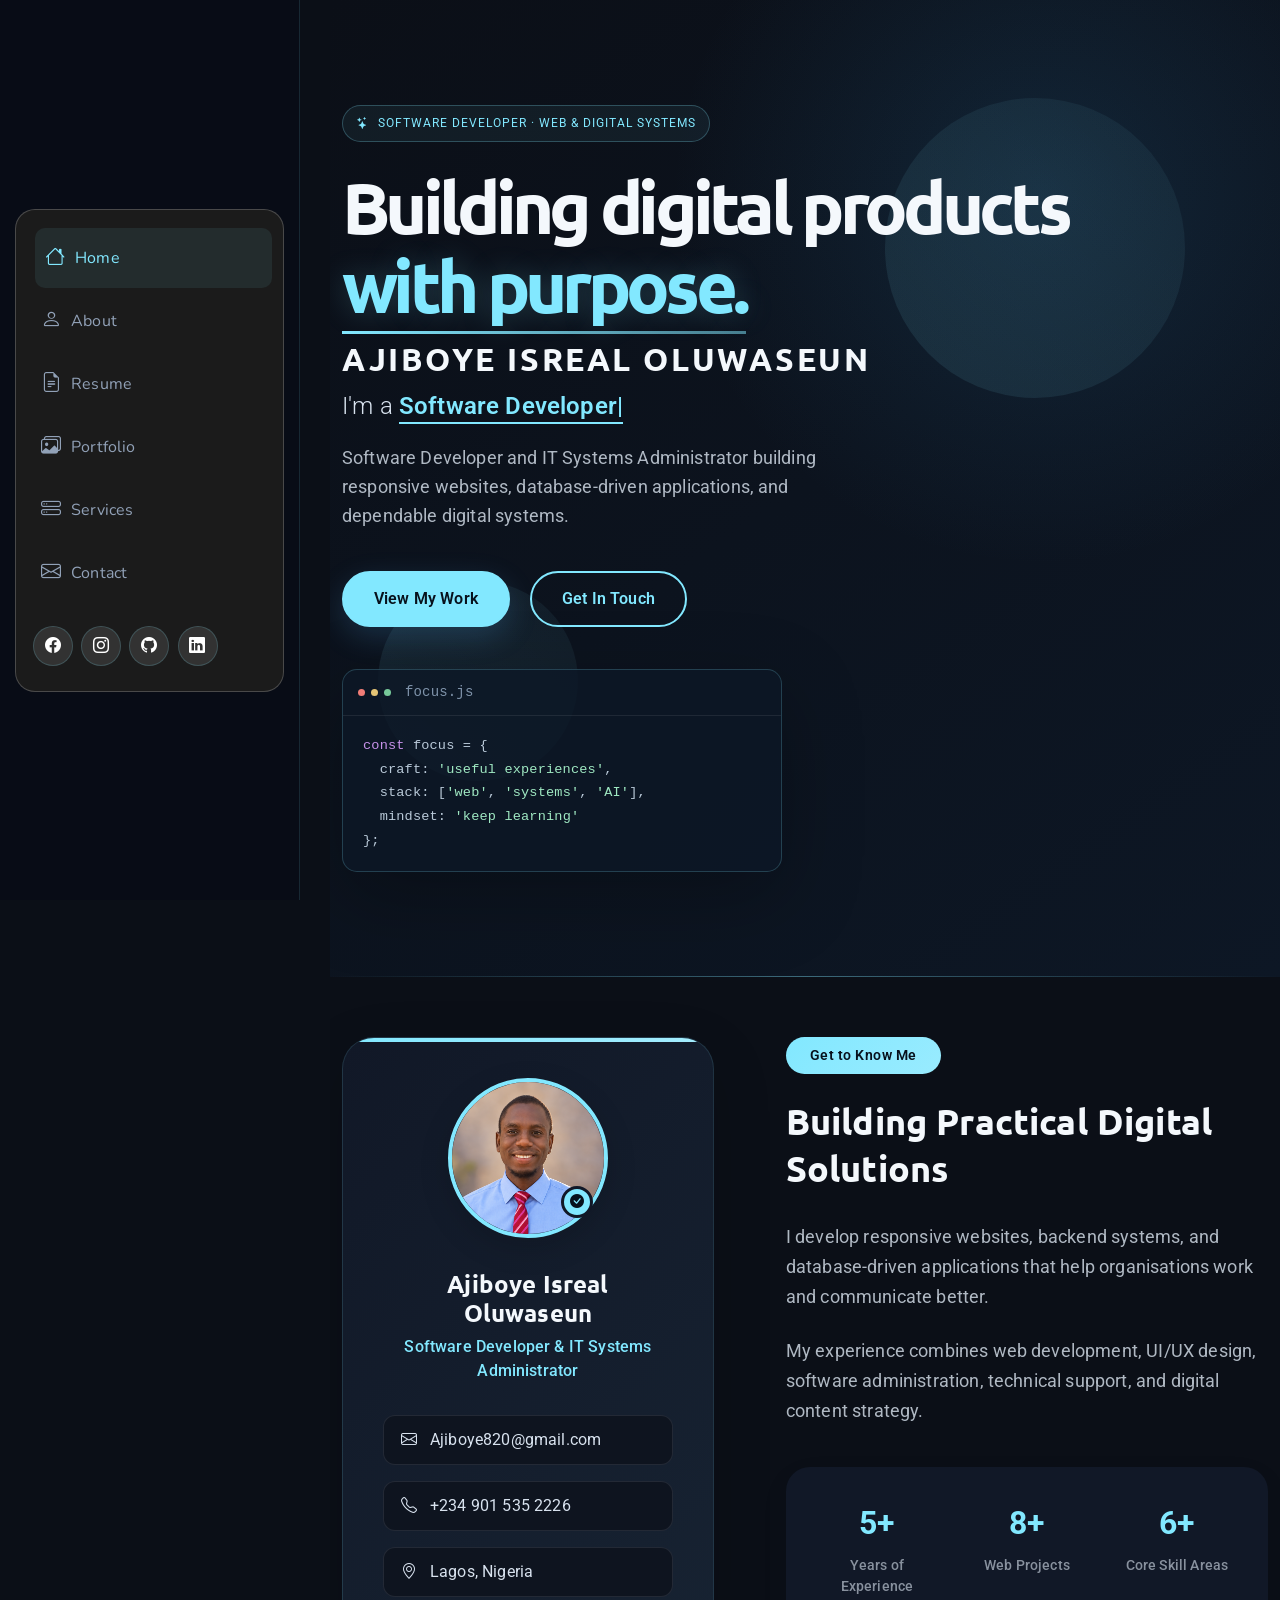
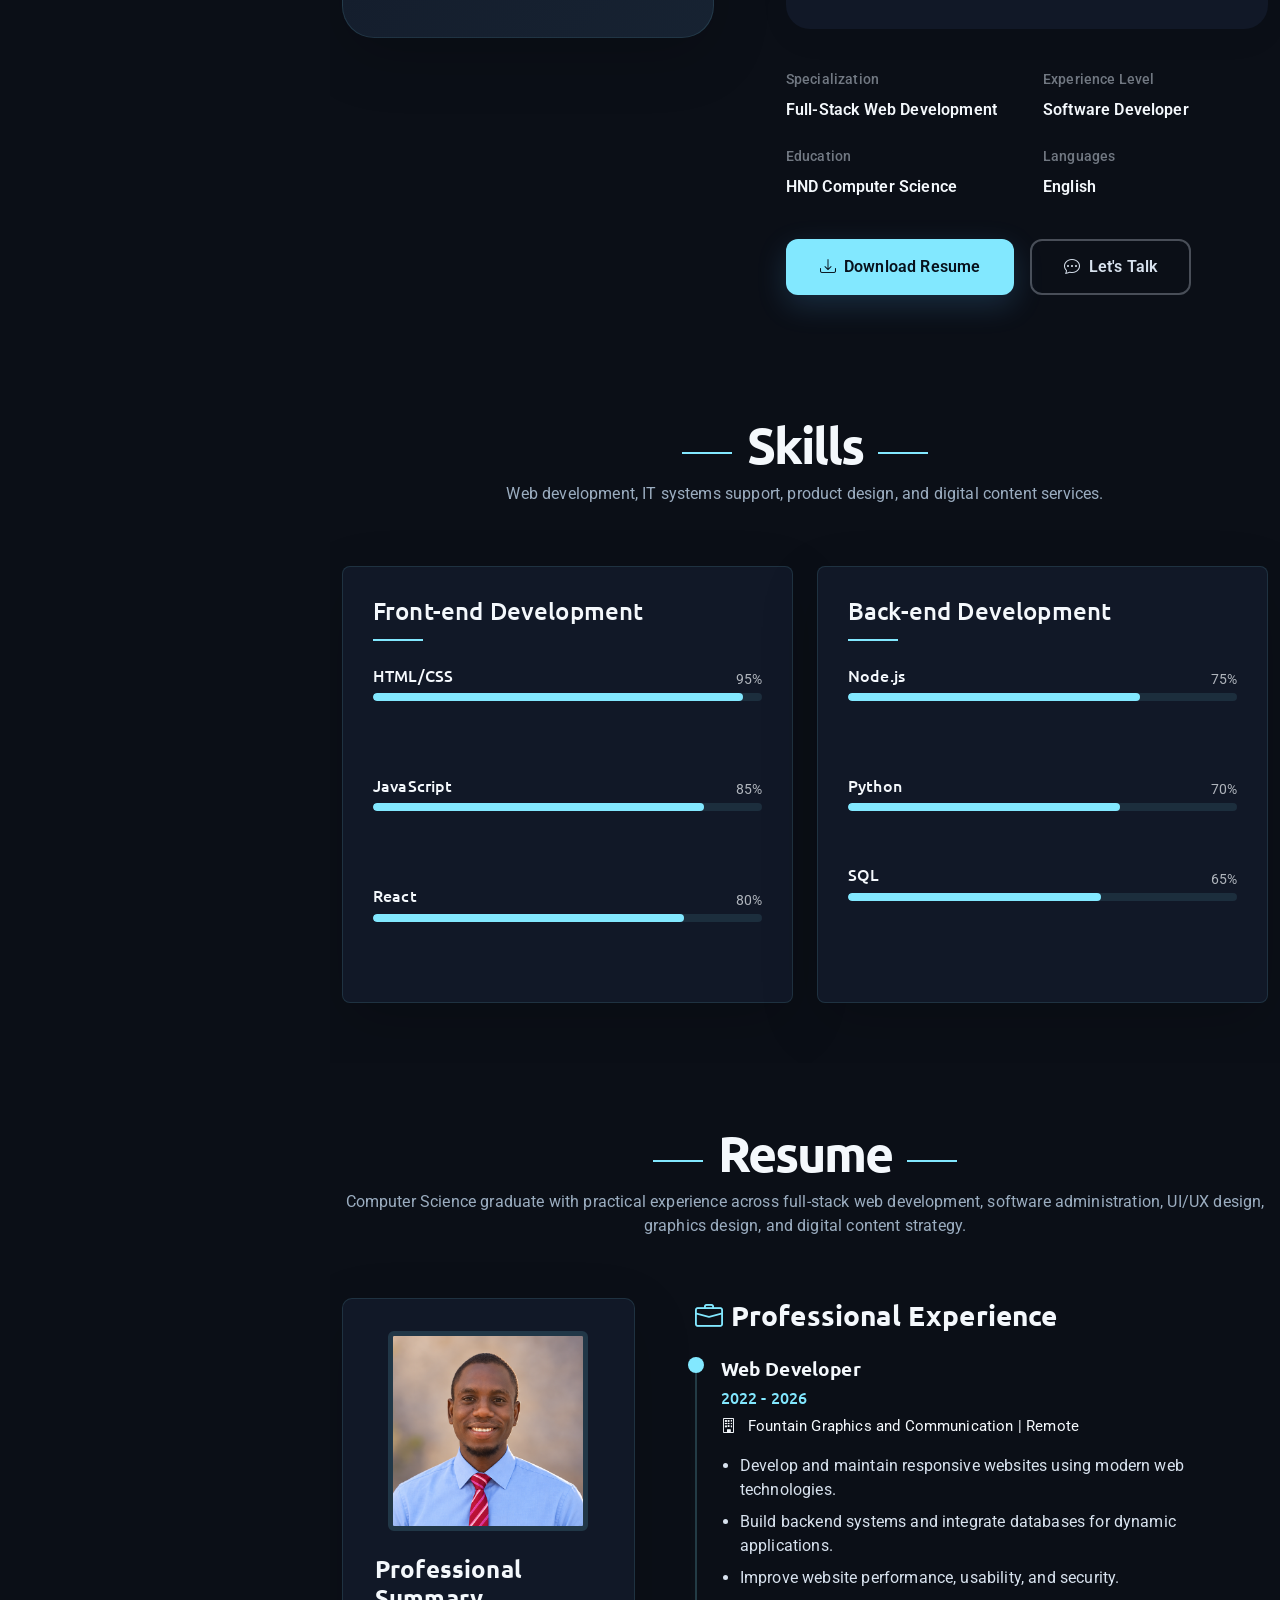
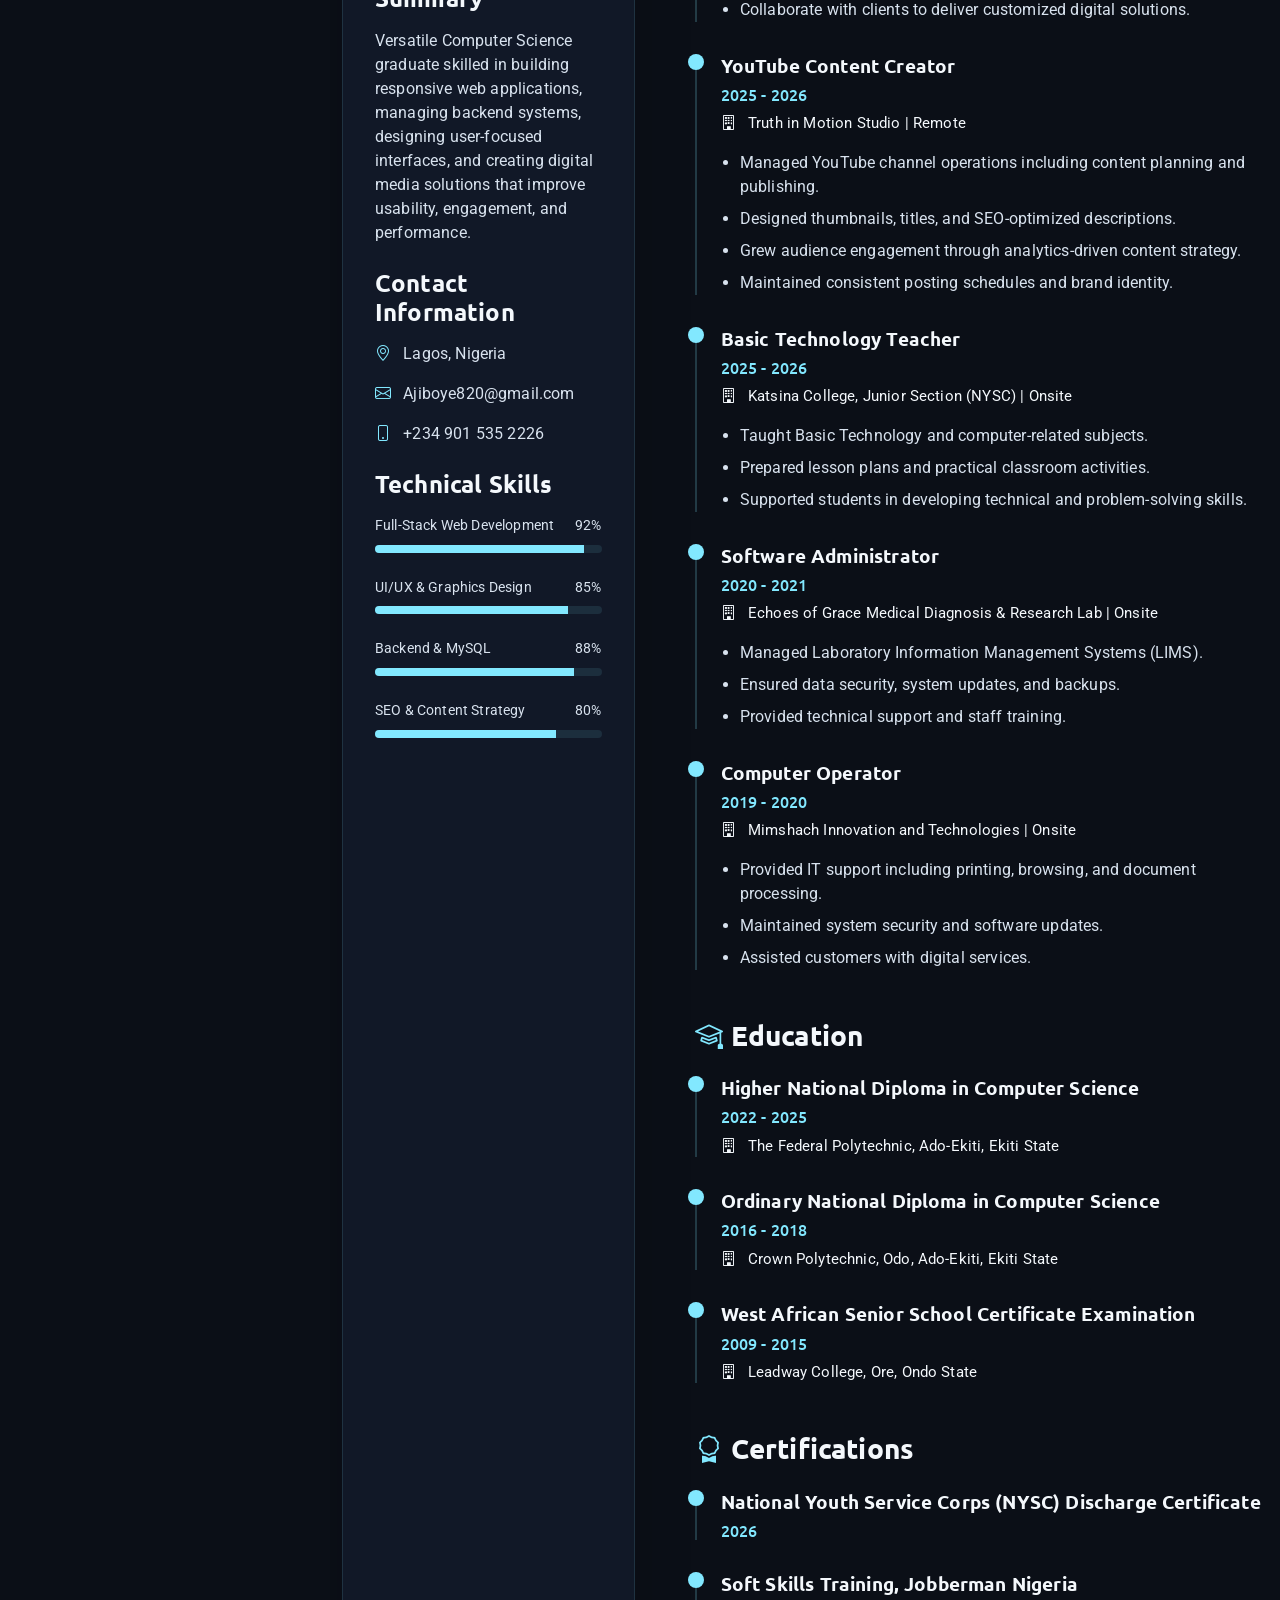
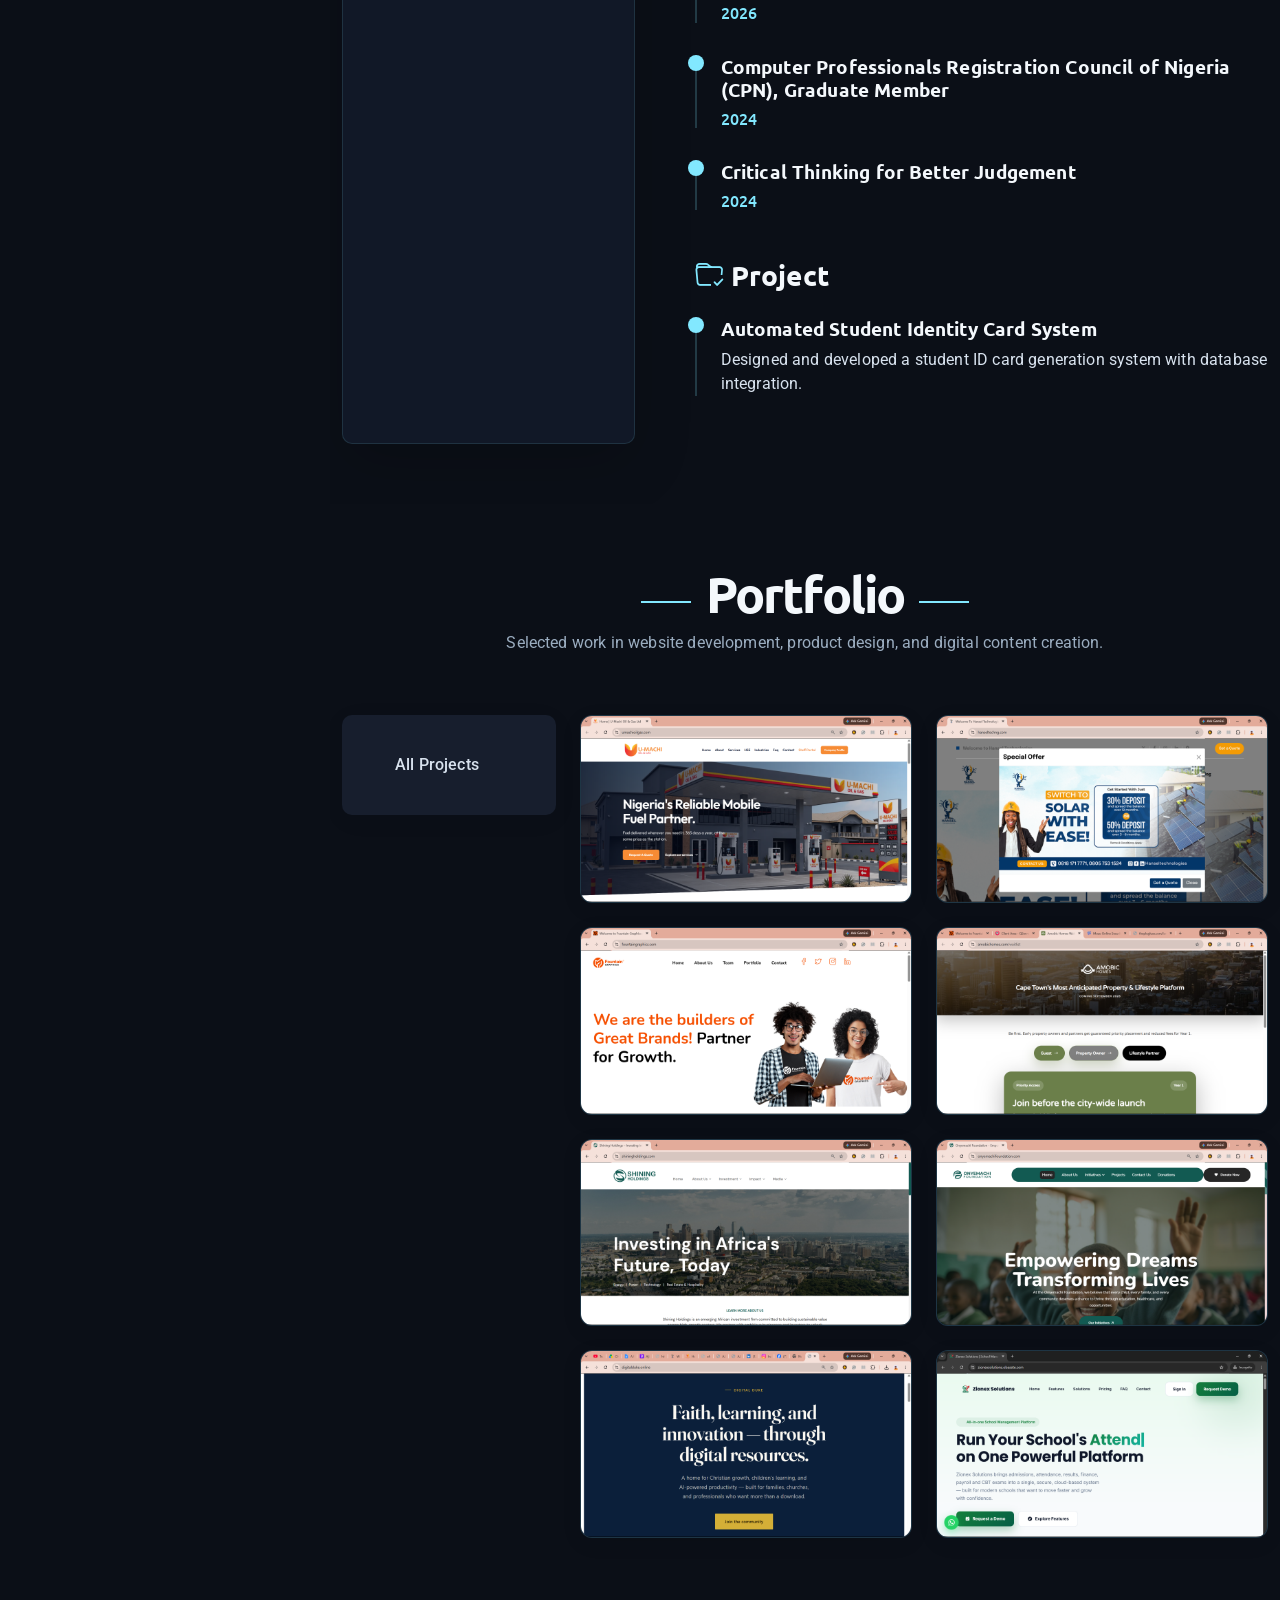
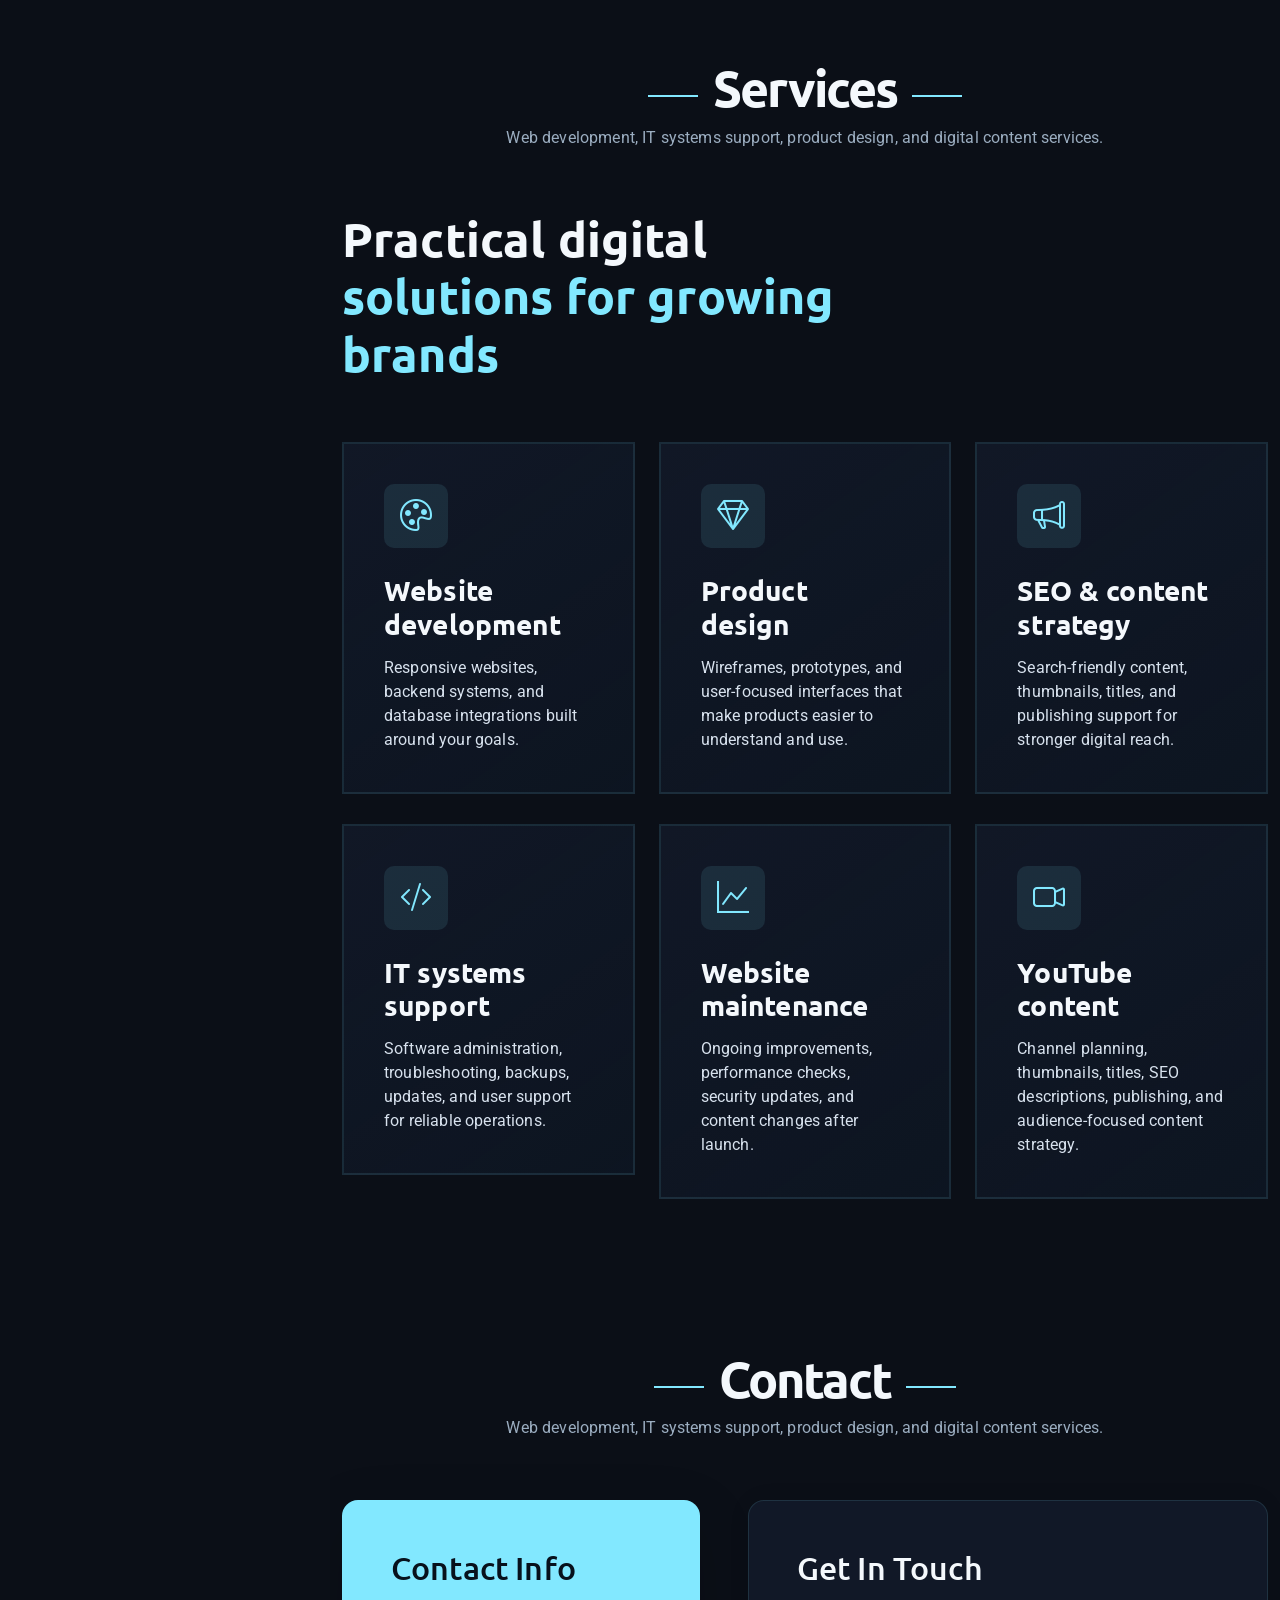
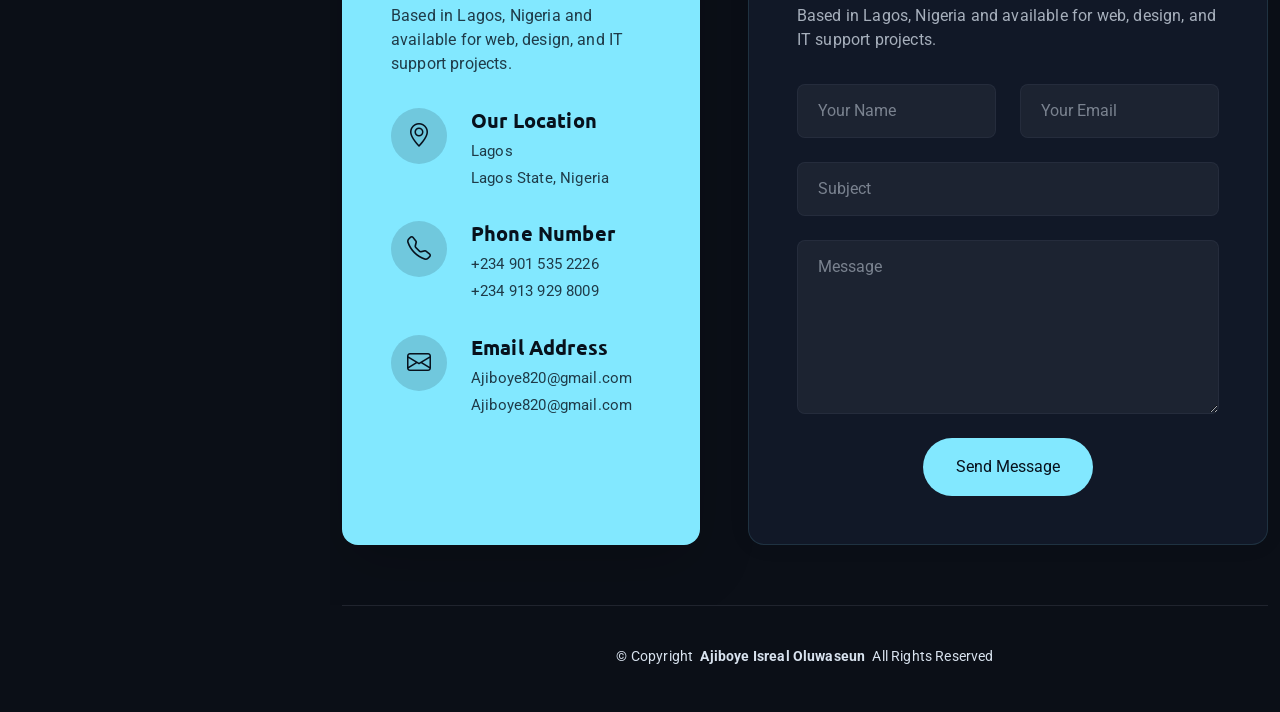
<file: index.html>
<!DOCTYPE html>
<html lang="en">

<head>
  <meta charset="utf-8">
  <meta content="width=device-width, initial-scale=1.0" name="viewport">
  <title>Ajiboye Isreal Oluwaseun || Portfolio Page</title>
  <meta name="description" content="">
  <meta name="keywords" content="">

  <!-- Favicons -->
  <link href="assets/img/favicon.png" rel="icon" type="image/png" sizes="32x32">
  <link href="assets/img/favicon-16x16.png" rel="icon" type="image/png" sizes="16x16">
  <link href="assets/img/apple-touch-icon.png" rel="apple-touch-icon" sizes="180x180">

  <!-- Fonts -->
  <link href="https://fonts.googleapis.com" rel="preconnect">
  <link href="https://fonts.gstatic.com" rel="preconnect" crossorigin>
  <link href="https://fonts.googleapis.com/css2?family=Roboto:ital,wght@0,100;0,300;0,400;0,500;0,700;0,900;1,100;1,300;1,400;1,500;1,700;1,900&family=Ubuntu:ital,wght@0,300;0,400;0,500;0,700;1,300;1,400;1,500;1,700&family=Nunito:ital,wght@0,200;0,300;0,400;0,500;0,600;0,700;0,800;0,900;1,200;1,300;1,400;1,500;1,600;1,700;1,800;1,900&display=swap" rel="stylesheet">

  <!-- Vendor CSS Files -->
  <link href="assets/vendor/bootstrap/css/bootstrap.min.css" rel="stylesheet">
  <link href="assets/vendor/bootstrap-icons/bootstrap-icons.css" rel="stylesheet">
  <link href="assets/vendor/aos/aos.css" rel="stylesheet">
  <link href="assets/vendor/glightbox/css/glightbox.min.css" rel="stylesheet">
  <link href="assets/vendor/swiper/swiper-bundle.min.css" rel="stylesheet">

  <!-- Main CSS File -->
  <link href="assets/css/main.css" rel="stylesheet">

  <!-- =======================================================
  * Template Name: SnapFolio
  * Template URL: https://bootstrapmade.com/snapfolio-bootstrap-portfolio-template/
  * Updated: Jul 21 2025 with Bootstrap v5.3.7
  * Author: BootstrapMade.com
  * License: https://bootstrapmade.com/license/
  ======================================================== -->
</head>

<body class="index-page">

  <header id="header" class="header dark-background d-flex flex-column justify-content-center">
    <i class="header-toggle d-xl-none bi bi-list"></i>

    <div class="header-container d-flex flex-column align-items-start">
      <nav id="navmenu" class="navmenu">
        <ul>
          <li><a href="#hero" class="active"><i class="bi bi-house navicon"></i>Home</a></li>
          <li><a href="#about"><i class="bi bi-person navicon"></i> About</a></li>
          <li><a href="#resume"><i class="bi bi-file-earmark-text navicon"></i> Resume</a></li>
          <li><a href="#portfolio"><i class="bi bi-images navicon"></i> Portfolio</a></li>
          <li><a href="#services"><i class="bi bi-hdd-stack navicon"></i> Services</a></li>
        
          <li><a href="#contact"><i class="bi bi-envelope navicon"></i> Contact</a></li>
        </ul>
      </nav>

      <div class="social-links text-center">
        <a href="https://www.facebook.com/hisrealite" class="facebook" target="_blank" rel="noopener noreferrer" aria-label="Facebook"><i class="bi bi-facebook"></i></a>
        <a href="https://www.instagram.com/hisrealitee/" class="instagram" target="_blank" rel="noopener noreferrer" aria-label="Instagram"><i class="bi bi-instagram"></i></a>
        <a href="https://github.com/hisreal" class="github" target="_blank" rel="noopener noreferrer" aria-label="GitHub"><i class="bi bi-github"></i></a>
        <a href="https://www.linkedin.com/in/ajiboye-isreal-oluwaseun-0b1a16161/" class="linkedin" target="_blank" rel="noopener noreferrer" aria-label="LinkedIn"><i class="bi bi-linkedin"></i></a>
      </div>

    </div>

  </header>

  <main class="main">

    <!-- Hero Section -->
    <section id="hero" class="hero section">

      <div class="background-elements">
        <div class="bg-circle circle-1"></div>
        <div class="bg-circle circle-2"></div>
      </div>

      <div class="hero-content">

        <div class="container">
          <div class="row align-items-center">

            <div class="col-lg-12" data-aos="fade-right" data-aos-delay="100">
              <div class="hero-text">
                <span class="hero-kicker"><i class="bi bi-stars"></i> Software Developer · Web &amp; Digital Systems</span>
                <h1>Building digital products<br><span class="accent-text">with purpose.</span></h1>
                <h2>Ajiboye Isreal Oluwaseun</h2>
                <p class="lead">I'm a <span class="typed" data-typed-items="Software Developer, Full-Stack Web Developer, IT Systems Administrator"></span></p>
                <p class="description">Software Developer and IT Systems Administrator building responsive websites, database-driven applications, and dependable digital systems.</p>

                <div class="hero-actions">
                  <a href="#portfolio" class="btn btn-primary">View My Work</a>
                  <a href="#contact" class="btn btn-outline">Get In Touch</a>
                </div>

                <div class="hero-code-card" aria-label="Developer focus">
                  <div class="hero-code-bar"><span></span><span></span><span></span><small>focus.js</small></div>
                  <pre><code><em>const</em> focus = {
  craft: <strong>'useful experiences'</strong>,
  stack: [<strong>'web'</strong>, <strong>'systems'</strong>, <strong>'AI'</strong>],
  mindset: <strong>'keep learning'</strong>
};</code></pre>
                </div>

               
              </div>
            </div>
        </div>
      </div>

    </section><!-- /Hero Section -->

    <!-- About Section -->
    <section id="about" class="about section">

      <div class="container" data-aos="fade-up" data-aos-delay="100">

        <div class="row">
          <div class="col-lg-5" data-aos="zoom-in" data-aos-delay="200">
            <div class="profile-card">
              <div class="profile-header">
                <div class="profile-image">
                  <img src="assets/img/profile/passport.png" alt="Profile Image" class="img-fluid">
                </div>
                <div class="profile-badge">
                  <i class="bi bi-check-circle-fill"></i>
                </div>
              </div>

              <div class="profile-content">
                <h3>Ajiboye Isreal Oluwaseun</h3>
                <p class="profession">Software Developer &amp; IT Systems Administrator</p>

                <div class="contact-links">
                  <a href="mailto:Ajiboye820@gmail.com" class="contact-item">
                    <i class="bi bi-envelope"></i>
                    Ajiboye820@gmail.com
                  </a>
                  <a href="tel:+2349015352226" class="contact-item">
                    <i class="bi bi-telephone"></i>
                    +234 901 535 2226
                  </a>
                  <a href="#" class="contact-item">
                    <i class="bi bi-geo-alt"></i>
                    Lagos, Nigeria
                  </a>
                </div>
              </div>
            </div>
          </div>

          <div class="col-lg-7" data-aos="fade-left" data-aos-delay="300">
            <div class="about-content">
              <div class="section-header">
                <span class="badge-text">Get to Know Me</span>
                <h2>Building Practical Digital Solutions</h2>
              </div>

              <div class="description">
                <p>I develop responsive websites, backend systems, and database-driven applications that help organisations work and communicate better.</p>

                <p>My experience combines web development, UI/UX design, software administration, technical support, and digital content strategy.</p>
              </div>

              <div class="stats-grid">
                <div class="stat-item">
                  <div class="stat-number">5+</div>
                  <div class="stat-label">Years of Experience</div>
                </div>
                <div class="stat-item">
                  <div class="stat-number">8+</div>
                  <div class="stat-label">Web Projects</div>
                </div>
                <div class="stat-item">
                  <div class="stat-number">6+</div>
                  <div class="stat-label">Core Skill Areas</div>
                </div>
              </div>

              <div class="details-grid">
                <div class="detail-row">
                  <div class="detail-item">
                    <span class="detail-label">Specialization</span>
                    <span class="detail-value">Full-Stack Web Development</span>
                  </div>
                  <div class="detail-item">
                    <span class="detail-label">Experience Level</span>
                    <span class="detail-value">Software Developer</span>
                  </div>
                </div>
                <div class="detail-row">
                  <div class="detail-item">
                    <span class="detail-label">Education</span>
                    <span class="detail-value">HND Computer Science</span>
                  </div>
                  <div class="detail-item">
                    <span class="detail-label">Languages</span>
                    <span class="detail-value">English</span>
                  </div>
                </div>
              </div>

              <div class="cta-section">
                <a href="assets/AJIBOYE%20ISREAL%20OLUWASEUN%20CV%20PRO.docx.pdf" class="btn btn-primary" download="AJIBOYE-ISREAL-OLUWASEUN-CV.pdf">
                  <i class="bi bi-download"></i>
                  Download Resume
                </a>
                <a href="#" class="btn btn-outline">
                  <i class="bi bi-chat-dots"></i>
                  Let's Talk
                </a>
              </div>
            </div>
          </div>
        </div>

      </div>

    </section><!-- /About Section -->

  

    <!-- Skills Section -->
    <section id="skills" class="skills section">

      <!-- Section Title -->
      <div class="container section-title" data-aos="fade-up">
        <h2>Skills</h2>
        <p>Web development, IT systems support, product design, and digital content services.</p>
      </div><!-- End Section Title -->

      <div class="container" data-aos="fade-up" data-aos-delay="100">

        <div class="row">
          <div class="col-lg-6">
            <div class="skills-category" data-aos="fade-up" data-aos-delay="200">
              <h3>Front-end Development</h3>
              <div class="skills-animation">
                <div class="skill-item">
                  <div class="d-flex justify-content-between align-items-center">
                    <h4>HTML/CSS</h4>
                    <span class="skill-percentage">95%</span>
                  </div>
                  <div class="progress">
                    <div class="progress-bar" role="progressbar" aria-valuenow="95" aria-valuemin="0" aria-valuemax="100"></div>
                  </div>
                  <div class="skill-tooltip">Expert level knowledge of semantic HTML5 and modern CSS3 techniques</div>
                </div>

                <div class="skill-item">
                  <div class="d-flex justify-content-between align-items-center">
                    <h4>JavaScript</h4>
                    <span class="skill-percentage">85%</span>
                  </div>
                  <div class="progress">
                    <div class="progress-bar" role="progressbar" aria-valuenow="85" aria-valuemin="0" aria-valuemax="100"></div>
                  </div>
                  <div class="skill-tooltip">Strong proficiency in ES6+, DOM manipulation, and modern frameworks</div>
                </div>

                <div class="skill-item">
                  <div class="d-flex justify-content-between align-items-center">
                    <h4>React</h4>
                    <span class="skill-percentage">80%</span>
                  </div>
                  <div class="progress">
                    <div class="progress-bar" role="progressbar" aria-valuenow="80" aria-valuemin="0" aria-valuemax="100"></div>
                  </div>
                  <div class="skill-tooltip">Experience with React hooks, state management, and component architecture</div>
                </div>
              </div>
            </div><!-- End Frontend Skills -->
          </div>

          <div class="col-lg-6">
            <div class="skills-category" data-aos="fade-up" data-aos-delay="300">
              <h3>Back-end Development</h3>
              <div class="skills-animation">
                <div class="skill-item">
                  <div class="d-flex justify-content-between align-items-center">
                    <h4>Node.js</h4>
                    <span class="skill-percentage">75%</span>
                  </div>
                  <div class="progress">
                    <div class="progress-bar" role="progressbar" aria-valuenow="75" aria-valuemin="0" aria-valuemax="100"></div>
                  </div>
                  <div class="skill-tooltip">Server-side JavaScript development with Express and REST APIs</div>
                </div>

                <div class="skill-item">
                  <div class="d-flex justify-content-between align-items-center">
                    <h4>Python</h4>
                    <span class="skill-percentage">70%</span>
                  </div>
                  <div class="progress">
                    <div class="progress-bar" role="progressbar" aria-valuenow="70" aria-valuemin="0" aria-valuemax="100"></div>
                  </div>
                  <div class="skill-tooltip">Python development with Django and data analysis tools</div>
                </div>

                <div class="skill-item">
                  <div class="d-flex justify-content-between align-items-center">
                    <h4>SQL</h4>
                    <span class="skill-percentage">65%</span>
                  </div>
                  <div class="progress">
                    <div class="progress-bar" role="progressbar" aria-valuenow="65" aria-valuemin="0" aria-valuemax="100"></div>
                  </div>
                  <div class="skill-tooltip">Database design, optimization, and complex queries</div>
                </div>
              </div>
            </div><!-- End Backend Skills -->
          </div>
        </div>

      </div>

    </section><!-- /Skills Section -->

    <!-- Resume Section -->
    <section id="resume" class="resume section">

      <!-- Section Title -->
      <div class="container section-title" data-aos="fade-up">
        <h2>Resume</h2>
        <p>Computer Science graduate with practical experience across full-stack web development, software administration, UI/UX design, graphics design, and digital content strategy.</p>
      </div><!-- End Section Title -->

      <div class="container" data-aos="fade-up" data-aos-delay="100">

        <div class="row gy-4">
          <!-- Left column with summary and contact -->
          <div class="col-lg-4">
            <div class="resume-side" data-aos="fade-right" data-aos-delay="100">
              <div class="profile-img mb-4">
                <img src="assets/img/profile/passport.png" alt="Profile" class="img-fluid rounded">
              </div>

              <h3>Professional Summary</h3>
              <p>Versatile Computer Science graduate skilled in building responsive web applications, managing backend systems, designing user-focused interfaces, and creating digital media solutions that improve usability, engagement, and performance.</p>

              <h3 class="mt-4">Contact Information</h3>
              <ul class="contact-info list-unstyled">
                <li><i class="bi bi-geo-alt"></i> Lagos, Nigeria</li>
                <li><i class="bi bi-envelope"></i> Ajiboye820@gmail.com</li>
                <li><i class="bi bi-phone"></i> +234 901 535 2226</li>
              </ul>

              <div class="skills-animation mt-4">
                <h3>Technical Skills</h3>
                <div class="skill-item">
                  <div class="d-flex justify-content-between">
                    <span>Full-Stack Web Development</span>
                    <span>92%</span>
                  </div>
                  <div class="progress">
                    <div class="progress-bar" role="progressbar" aria-valuenow="92" aria-valuemin="0" aria-valuemax="100"></div>
                  </div>
                </div>

                <div class="skill-item">
                  <div class="d-flex justify-content-between">
                    <span>UI/UX & Graphics Design</span>
                    <span>85%</span>
                  </div>
                  <div class="progress">
                    <div class="progress-bar" role="progressbar" aria-valuenow="85" aria-valuemin="0" aria-valuemax="100"></div>
                  </div>
                </div>

                <div class="skill-item">
                  <div class="d-flex justify-content-between">
                    <span>Backend & MySQL</span>
                    <span>88%</span>
                  </div>
                  <div class="progress">
                    <div class="progress-bar" role="progressbar" aria-valuenow="88" aria-valuemin="0" aria-valuemax="100"></div>
                  </div>
                </div>

                <div class="skill-item">
                  <div class="d-flex justify-content-between">
                    <span>SEO & Content Strategy</span>
                    <span>80%</span>
                  </div>
                  <div class="progress">
                    <div class="progress-bar" role="progressbar" aria-valuenow="80" aria-valuemin="0" aria-valuemax="100"></div>
                  </div>
                </div>
              </div>
            </div>
          </div>

          <!-- Right column with experience and education -->
          <div class="col-lg-8 ps-4 ps-lg-5">
            <!-- Experience Section -->
            <div class="resume-section" data-aos="fade-up">
              <h3><i class="bi bi-briefcase me-2"></i>Professional Experience</h3>

              <div class="resume-item">
                <h4>Web Developer</h4>
                <h5>2022 - 2026</h5>
                <p class="company"><i class="bi bi-building"></i> Fountain Graphics and Communication | Remote</p>
                <ul>
                  <li>Develop and maintain responsive websites using modern web technologies.</li>
                  <li>Build backend systems and integrate databases for dynamic applications.</li>
                  <li>Improve website performance, usability, and security.</li>
                  <li>Collaborate with clients to deliver customized digital solutions.</li>
                </ul>
              </div>

              <div class="resume-item">
                <h4>YouTube Content Creator</h4>
                <h5>2025 - 2026</h5>
                <p class="company"><i class="bi bi-building"></i> Truth in Motion Studio | Remote</p>
                <ul>
                  <li>Managed YouTube channel operations including content planning and publishing.</li>
                  <li>Designed thumbnails, titles, and SEO-optimized descriptions.</li>
                  <li>Grew audience engagement through analytics-driven content strategy.</li>
                  <li>Maintained consistent posting schedules and brand identity.</li>
                </ul>
              </div>

              <div class="resume-item">
                <h4>Basic Technology Teacher</h4>
                <h5>2025 - 2026</h5>
                <p class="company"><i class="bi bi-building"></i> Katsina College, Junior Section (NYSC) | Onsite</p>
                <ul>
                  <li>Taught Basic Technology and computer-related subjects.</li>
                  <li>Prepared lesson plans and practical classroom activities.</li>
                  <li>Supported students in developing technical and problem-solving skills.</li>
                </ul>
              </div>

              <div class="resume-item">
                <h4>Software Administrator</h4>
                <h5>2020 - 2021</h5>
                <p class="company"><i class="bi bi-building"></i> Echoes of Grace Medical Diagnosis &amp; Research Lab | Onsite</p>
                <ul>
                  <li>Managed Laboratory Information Management Systems (LIMS).</li>
                  <li>Ensured data security, system updates, and backups.</li>
                  <li>Provided technical support and staff training.</li>
                </ul>
              </div>

              <div class="resume-item">
                <h4>Computer Operator</h4>
                <h5>2019 - 2020</h5>
                <p class="company"><i class="bi bi-building"></i> Mimshach Innovation and Technologies | Onsite</p>
                <ul>
                  <li>Provided IT support including printing, browsing, and document processing.</li>
                  <li>Maintained system security and software updates.</li>
                  <li>Assisted customers with digital services.</li>
                </ul>
              </div>
            </div>

            <!-- Education Section -->
            <div class="resume-section" data-aos="fade-up" data-aos-delay="100">
              <h3><i class="bi bi-mortarboard me-2"></i>Education</h3>

              <div class="resume-item">
                <h4>Higher National Diploma in Computer Science</h4>
                <h5>2022 - 2025</h5>
                <p class="company"><i class="bi bi-building"></i> The Federal Polytechnic, Ado-Ekiti, Ekiti State</p>
              </div>

              <div class="resume-item">
                <h4>Ordinary National Diploma in Computer Science</h4>
                <h5>2016 - 2018</h5>
                <p class="company"><i class="bi bi-building"></i> Crown Polytechnic, Odo, Ado-Ekiti, Ekiti State</p>
              </div>

              <div class="resume-item">
                <h4>West African Senior School Certificate Examination</h4>
                <h5>2009 - 2015</h5>
                <p class="company"><i class="bi bi-building"></i> Leadway College, Ore, Ondo State</p>
              </div>
            </div>

            <!-- Certifications Section -->
            <div class="resume-section" data-aos="fade-up" data-aos-delay="200">
              <h3><i class="bi bi-award me-2"></i>Certifications</h3>

              <div class="resume-item">
                <h4>National Youth Service Corps (NYSC) Discharge Certificate</h4>
                <h5>2026</h5>
              </div>

              <div class="resume-item">
                <h4>Soft Skills Training, Jobberman Nigeria</h4>
                <h5>2026</h5>
              </div>

              <div class="resume-item">
                <h4>Computer Professionals Registration Council of Nigeria (CPN), Graduate Member</h4>
                <h5>2024</h5>
              </div>

              <div class="resume-item">
                <h4>Critical Thinking for Better Judgement</h4>
                <h5>2024</h5>
              </div>
            </div>

            <!-- Projects Section -->
            <div class="resume-section" data-aos="fade-up" data-aos-delay="300">
              <h3><i class="bi bi-folder-check me-2"></i>Project</h3>

              <div class="resume-item">
                <h4>Automated Student Identity Card System</h4>
                <p>Designed and developed a student ID card generation system with database integration.</p>
              </div>
            </div>
          </div>
        </div>

      </div>

    </section><!-- /Resume Section -->

    <!-- Portfolio Section -->
    <section id="portfolio" class="portfolio section">

      <!-- Section Title -->
      <div class="container section-title" data-aos="fade-up">
        <h2>Portfolio</h2>
        <p>Selected work in website development, product design, and digital content creation.</p>
      </div><!-- End Section Title -->

      <div class="container" data-aos="fade-up" data-aos-delay="100">

        <div class="isotope-layout" data-default-filter="*" data-layout="masonry" data-sort="original-order">

          <div class="row">
            <div class="col-lg-3 filter-sidebar">
              <div class="filters-wrapper" data-aos="fade-right" data-aos-delay="150">
                <ul class="portfolio-filters isotope-filters">
                  <li data-filter=".filter-development">All Projects</li>
                </ul>
              </div>
            </div>

            <div class="col-lg-9">
              <div class="row gy-4 portfolio-container isotope-container" data-aos="fade-up" data-aos-delay="200">

                <div class="col-lg-6 col-md-6 portfolio-item isotope-item filter-development">
                  <div class="portfolio-wrap">
                    <img src="assets/img/portfolio/web/umachi.png" class="img-fluid" alt="Umachi Oil and Gas website preview" loading="lazy" data-device-preview data-live-url="https://www.umachioilgas.com/" data-desktop-url="https://www.umachioilgas.com/" data-mobile-url="https://www.umachioilgas.com/" data-description="A responsive website for Umachi Oil and Gas." data-technologies="Website Development">
                    <div class="portfolio-info">
                      <div class="content">
                        <span class="category">Umachi Oil and Gas</span>
                       
                        <div class="portfolio-links">
                          <a href="https://www.umachioilgas.com/" target="_blank" rel="noopener noreferrer" title="View Live Project"><i class="bi bi-box-arrow-up-right"></i></a>
                          <a href="portfolio-details.html?project=umachi" title="More Details"><i class="bi bi-arrow-right"></i></a>
                        </div>
                      </div>
                    </div>
                  </div>
                </div><!-- End Portfolio Item -->

                <div class="col-lg-6 col-md-6 portfolio-item isotope-item filter-development">
                  <div class="portfolio-wrap">
                    <img src="assets/img/portfolio/web/hansel.png" class="img-fluid" alt="Hansel Tech website preview" loading="lazy" data-device-preview data-live-url="https://www.hanseltechng.com/" data-desktop-url="https://www.hanseltechng.com/" data-mobile-url="https://www.hanseltechng.com/" data-description="A modern technology company website for Hansel Tech NG." data-technologies="Website Development">
                    <div class="portfolio-info">
                      <div class="content">
                        <span class="category">Hansel Tech NG</span>
                        
                        <div class="portfolio-links">
                          <a href="https://www.hanseltechng.com/" target="_blank" rel="noopener noreferrer" title="View Live Project"><i class="bi bi-box-arrow-up-right"></i></a>
                          <a href="portfolio-details.html?project=hansel" title="More Details"><i class="bi bi-arrow-right"></i></a>
                        </div>
                      </div>
                    </div>
                  </div>
                </div><!-- End Portfolio Item -->

                <div class="col-lg-6 col-md-6 portfolio-item isotope-item filter-development">
                  <div class="portfolio-wrap">
                    <img src="assets/img/portfolio/web/fountaingraphics.png" class="img-fluid" alt="Fountain Graphics website preview" loading="lazy" data-device-preview data-live-url="https://www.fountaingraphics.com/" data-desktop-url="https://www.fountaingraphics.com/" data-mobile-url="https://www.fountaingraphics.com/" data-description="A modern graphics company website for Fountain Graphics." data-technologies="Website Development">
                    <div class="portfolio-info">
                      <div class="content">
                        <span class="category">Fountain Graphics</span>
                        
                        <div class="portfolio-links">
                          <a href="https://www.fountaingraphics.com/" target="_blank" rel="noopener noreferrer" title="View Live Project"><i class="bi bi-box-arrow-up-right"></i></a>
                          <a href="portfolio-details.html?project=fountaingraphics" title="More Details"><i class="bi bi-arrow-right"></i></a>
                        </div>
                      </div>
                    </div>
                  </div>
                </div><!-- End Portfolio Item -->

                <div class="col-lg-6 col-md-6 portfolio-item isotope-item filter-development">
                  <div class="portfolio-wrap">
                    <img src="assets/img/portfolio/web/amobichome.png" class="img-fluid" alt="Amobi Homes website preview" loading="lazy" data-device-preview data-live-url="https://www.amobichomes.com/" data-desktop-url="https://www.amobichomes.com/" data-mobile-url="https://www.amobichomes.com/" data-description="A modern real estate company website for Amobi Homes." data-technologies="Website Development">
                    <div class="portfolio-info">
                      <div class="content">
                        <span class="category">Amobis Homes</span>
                        
                        <div class="portfolio-links">
                          <a href="https://www.amobichomes.com/" target="_blank" rel="noopener noreferrer" title="View Live Project"><i class="bi bi-box-arrow-up-right"></i></a>
                          <a href="portfolio-details.html?project=amobichomes" title="More Details"><i class="bi bi-arrow-right"></i></a>
                        </div>
                      </div>
                    </div>
                  </div>
                </div><!-- End Portfolio Item -->

                <div class="col-lg-6 col-md-6 portfolio-item isotope-item filter-development">
                  <div class="portfolio-wrap">
                    <img src="assets/img/portfolio/web/shinning.png" class="img-fluid" alt="Shining Holdings website preview" loading="lazy" data-device-preview data-live-url="https://www.shiningholdings.com/" data-desktop-url="https://www.shiningholdings.com/" data-mobile-url="https://www.shiningholdings.com/" data-description="A modern financial services website for Shining Holdings." data-technologies="Website Development">
                    <div class="portfolio-info">
                      <div class="content">
                        <span class="category">Shining Holdings</span>
                        
                        <div class="portfolio-links">
                          <a href="https://www.shiningholdings.com/" target="_blank" rel="noopener noreferrer" title="View Live Project"><i class="bi bi-box-arrow-up-right"></i></a>
                          <a href="portfolio-details.html?project=shiningholdings" title="More Details"><i class="bi bi-arrow-right"></i></a>
                        </div>
                      </div>
                    </div>
                  </div>
                </div><!-- End Portfolio Item -->

                

                <div class="col-lg-6 col-md-6 portfolio-item isotope-item filter-product-design">
                  <div class="portfolio-wrap">
                    <img src="assets/img/portfolio/web/onyemachi.png" class="img-fluid" alt="Onyemachi Foundation website preview" loading="lazy" data-device-preview data-live-url="https://http://onyemachifoundation.com.ng/" data-desktop-url="https://http://onyemachifoundation.com.ng/" data-mobile-url="https://http://onyemachifoundation.com.ng/" data-description="A modern foundation website for Onyemachi Foundation." data-technologies="Product Design">
                    <div class="portfolio-info">
                      <div class="content">
                        <span class="category">Onyemachi Foundation</span>
                       
                        <div class="portfolio-links">
                          <a href="https://onyemachifoundation.com/" target="_blank" rel="noopener noreferrer" title="View Live Project"><i class="bi bi-box-arrow-up-right"></i></a>
                          <a href="portfolio-details.html?project=onyemachifoundation" title="More Details"><i class="bi bi-arrow-right"></i></a>
                        </div>
                      </div>
                    </div>
                  </div>
                </div><!-- End Portfolio Item -->

                <div class="col-lg-6 col-md-6 portfolio-item isotope-item filter-development">
                  <div class="portfolio-wrap">
                    <img src="assets/img/portfolio/web/digitalduke.png" class="img-fluid" alt="Shining Holdings website preview" loading="lazy" data-device-preview data-live-url="https://www.shiningholdings.com/" data-desktop-url="https://www.shiningholdings.com/" data-mobile-url="https://www.shiningholdings.com/" data-description="A modern financial services website for Shining Holdings." data-technologies="Website Development">
                    <div class="portfolio-info">
                      <div class="content">
                        <span class="category">Digital Duke</span>
                        
                        <div class="portfolio-links">
                          <a href="https://www.digitalduke.online/" target="_blank" rel="noopener noreferrer" title="View Live Project"><i class="bi bi-box-arrow-up-right"></i></a>
                          <a href="portfolio-details.html?project=digitalduke" title="More Details"><i class="bi bi-arrow-right"></i></a>
                        </div>
                      </div>
                    </div>
                  </div>
                </div><!-- End Portfolio Item -->

                <div class="col-lg-6 col-md-6 portfolio-item isotope-item filter-development">
                  <div class="portfolio-wrap">
                    <img src="assets/img/portfolio/web/zionexsolution.png" class="img-fluid" alt="Zionex Solutions website preview" loading="lazy" data-device-preview data-live-url="https://www.zionaexsolutions.obasete.com/" data-desktop-url="https://www.zionaexsolutions.obasete.com/" data-mobile-url="https://www.zionaexsolutions.obasete.com/" data-description="A modern financial services website for Zionex Solutions." data-technologies="Website Development">
                    <div class="portfolio-info">
                      <div class="content">
                        <span class="category">Zionex Solutions</span>
                        
                        <div class="portfolio-links">
                          <a href="https://www.zionaexsolutions.obasete.com/" target="_blank" rel="noopener noreferrer" title="View Live Project"><i class="bi bi-box-arrow-up-right"></i></a>
                          <a href="portfolio-details.html?project=zionexsolution" title="More Details"><i class="bi bi-arrow-right"></i></a>
                        </div>
                      </div>
                    </div>
                  </div>
                </div><!-- End Portfolio Item -->

              </div><!-- End Portfolio Container -->
            </div>
          </div>

        </div>

      </div>

    </section><!-- /Portfolio Section -->

    <!-- Services Section -->
    <section id="services" class="services section">

      <!-- Section Title -->
      <div class="container section-title" data-aos="fade-up">
        <h2>Services</h2>
        <p>Web development, IT systems support, product design, and digital content services.</p>
      </div><!-- End Section Title -->

      <div class="container" data-aos="fade-up" data-aos-delay="100">

        <div class="service-header">
          <div class="row align-items-center">
            <div class="col-lg-8 col-md-12">
              <div class="service-intro">
                <h2 class="service-heading">
                  <div>Practical digital</div>
                  <div><span>solutions for growing brands</span></div>
                </h2>
              </div>
            </div>
          </div>
        </div>

        <div class="row justify-content-center">
          <div class="col-lg-4 col-md-6" data-aos="fade-up" data-aos-delay="100">
            <div class="service-card position-relative z-1">
              <div class="service-icon">
                <i class="bi bi-palette"></i>
              </div>
              <a href="service-details.html" class="card-action d-flex align-items-center justify-content-center rounded-circle">
                <i class="bi bi-arrow-up-right"></i>
              </a>
              <h3>
                <a href="service-details.html">
                  Website <span>development</span>
                </a>
              </h3>
              <p>
                Responsive websites, backend systems, and database integrations built around your goals.
              </p>
            </div>
          </div>
          <div class="col-lg-4 col-md-6" data-aos="fade-up" data-aos-delay="200">
            <div class="service-card position-relative z-1">
              <div class="service-icon">
                <i class="bi bi-gem"></i>
              </div>
              <a href="service-details.html" class="card-action d-flex align-items-center justify-content-center rounded-circle">
                <i class="bi bi-arrow-up-right"></i>
              </a>
              <h3>
                <a href="service-details.html">
                  Product <span>design</span>
                </a>
              </h3>
              <p>
                Wireframes, prototypes, and user-focused interfaces that make products easier to understand and use.
              </p>
            </div>
          </div>
          <div class="col-lg-4 col-md-6" data-aos="fade-up" data-aos-delay="300">
            <div class="service-card position-relative z-1">
              <div class="service-icon">
                <i class="bi bi-megaphone"></i>
              </div>
              <a href="service-details.html" class="card-action d-flex align-items-center justify-content-center rounded-circle">
                <i class="bi bi-arrow-up-right"></i>
              </a>
              <h3>
                <a href="service-details.html">
                  SEO &amp; content <span>strategy</span>
                </a>
              </h3>
              <p>
                Search-friendly content, thumbnails, titles, and publishing support for stronger digital reach.
              </p>
            </div>
          </div>
          <div class="col-lg-4 col-md-6" data-aos="fade-up" data-aos-delay="100">
            <div class="service-card position-relative z-1">
              <div class="service-icon">
                <i class="bi bi-code-slash"></i>
              </div>
              <a href="service-details.html" class="card-action d-flex align-items-center justify-content-center rounded-circle">
                <i class="bi bi-arrow-up-right"></i>
              </a>
              <h3>
                <a href="service-details.html">
                  IT systems <span>support</span>
                </a>
              </h3>
              <p>
                Software administration, troubleshooting, backups, updates, and user support for reliable operations.
              </p>
            </div>
          </div>
          <div class="col-lg-4 col-md-6" data-aos="fade-up" data-aos-delay="200">
            <div class="service-card position-relative z-1">
              <div class="service-icon">
                <i class="bi bi-graph-up"></i>
              </div>
              <a href="service-details.html" class="card-action d-flex align-items-center justify-content-center rounded-circle">
                <i class="bi bi-arrow-up-right"></i>
              </a>
              <h3>
                <a href="service-details.html">
                  Website <span>maintenance</span>
                </a>
              </h3>
              <p>
                Ongoing improvements, performance checks, security updates, and content changes after launch.
              </p>
            </div>
          </div>
          <div class="col-lg-4 col-md-6" data-aos="fade-up" data-aos-delay="300">
            <div class="service-card position-relative z-1">
              <div class="service-icon">
                <i class="bi bi-camera-video"></i>
              </div>
              <a href="service-details.html" class="card-action d-flex align-items-center justify-content-center rounded-circle">
                <i class="bi bi-arrow-up-right"></i>
              </a>
              <h3>
                <a href="service-details.html">
                  YouTube <span>content</span>
                </a>
              </h3>
              <p>
                Channel planning, thumbnails, titles, SEO descriptions, publishing, and audience-focused content strategy.
              </p>
            </div>
          </div>
        </div>

      </div>

    </section><!-- /Services Section -->

   
    <!-- Contact Section -->
    <section id="contact" class="contact section">

      <!-- Section Title -->
      <div class="container section-title" data-aos="fade-up">
        <h2>Contact</h2>
        <p>Web development, IT systems support, product design, and digital content services.</p>
      </div><!-- End Section Title -->

      <div class="container">

        <div class="row g-4 g-lg-5">
          <div class="col-lg-5">
            <div class="info-box">
              <h3>Contact Info</h3>
              <p>Based in Lagos, Nigeria and available for web, design, and IT support projects.</p>

              <div class="info-item">
                <div class="icon-box">
                  <i class="bi bi-geo-alt"></i>
                </div>
                <div class="content">
                  <h4>Our Location</h4>
                  <p>Lagos</p>
                  <p>Lagos State, Nigeria</p>
                </div>
              </div>

              <div class="info-item">
                <div class="icon-box">
                  <i class="bi bi-telephone"></i>
                </div>
                <div class="content">
                  <h4>Phone Number</h4>
                  <p>+234 901 535 2226</p>
                  <p>+234 913 929 8009</p>
                </div>
              </div>

              <div class="info-item">
                <div class="icon-box">
                  <i class="bi bi-envelope"></i>
                </div>
                <div class="content">
                  <h4>Email Address</h4>
                  <p>Ajiboye820@gmail.com</p>
                  <p>Ajiboye820@gmail.com</p>
                </div>
              </div>
            </div>
          </div>

          <div class="col-lg-7">
            <div class="contact-form">
              <h3>Get In Touch</h3>
              <p>Based in Lagos, Nigeria and available for web, design, and IT support projects.</p>

              <form name="contact" method="POST" data-netlify="true" data-netlify-honeypot="bot-field" class="php-email-form">
                <input type="hidden" name="form-name" value="contact">
                <p class="visually-hidden"><label>Don't fill this out: <input name="bot-field"></label></p>
                <div class="row gy-4">

                  <div class="col-md-6">
                    <input type="text" name="name" class="form-control" placeholder="Your Name" required="">
                  </div>

                  <div class="col-md-6 ">
                    <input type="email" class="form-control" name="email" placeholder="Your Email" required="">
                  </div>

                  <div class="col-12">
                    <input type="text" class="form-control" name="subject" placeholder="Subject" required="">
                  </div>

                  <div class="col-12">
                    <textarea class="form-control" name="message" rows="6" placeholder="Message" required=""></textarea>
                  </div>

                  <div class="col-12 text-center">
                    <div class="loading">Loading</div>
                    <div class="error-message"></div>
                    <div class="sent-message">Your message has been sent. Thank you!</div>

                    <button type="submit" class="btn">Send Message</button>
                  </div>

                </div>
              </form>

            </div>
          </div>

        </div>

      </div>

    </section><!-- /Contact Section -->

  </main>

  <footer id="footer" class="footer position-relative">

    <div class="container">
      <div class="copyright text-center ">
        <p>© <span>Copyright</span> <strong class="px-1 sitename">Ajiboye Isreal Oluwaseun</strong> <span>All Rights Reserved</span></p>
      </div>
      
    </div>

  </footer>

  <!-- Scroll Top -->
  <a href="#" id="scroll-top" class="scroll-top d-flex align-items-center justify-content-center"><i class="bi bi-arrow-up-short"></i></a>

  <!-- Preloader -->
  <div id="preloader"></div>

  <!-- Vendor JS Files -->
  <script src="assets/vendor/bootstrap/js/bootstrap.bundle.min.js"></script>
  <script src="assets/vendor/aos/aos.js"></script>
  <script src="assets/vendor/typed.js/typed.umd.js"></script>
  <script src="assets/vendor/purecounter/purecounter_vanilla.js"></script>
  <script src="assets/vendor/waypoints/noframework.waypoints.js"></script>
  <script src="assets/vendor/isotope-layout/isotope.pkgd.min.js"></script>
  <script src="assets/vendor/imagesloaded/imagesloaded.pkgd.min.js"></script>
  <script src="assets/vendor/glightbox/js/glightbox.min.js"></script>
  <script src="assets/vendor/swiper/swiper-bundle.min.js"></script>

  <!-- Main JS File -->
  <script src="assets/js/main.js"></script>

</body>

</html>
</file>
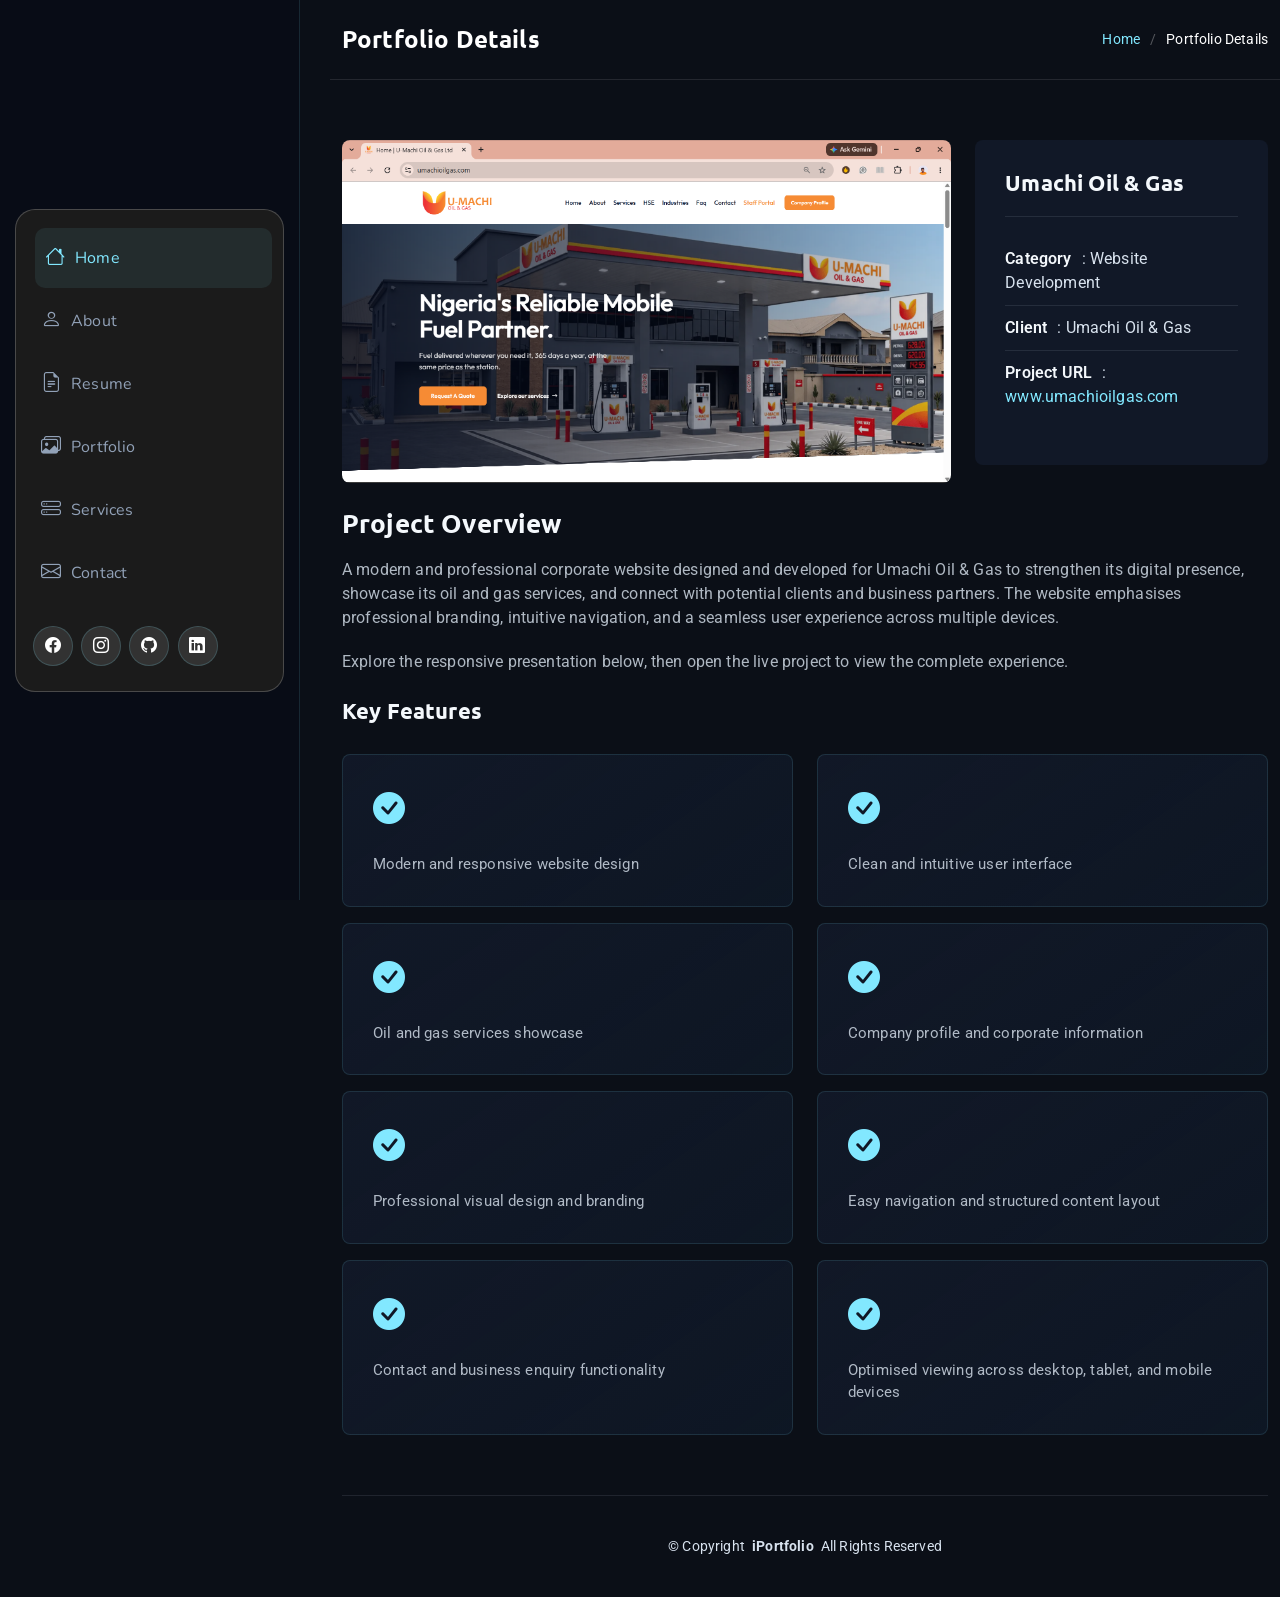
<file: portfolio-details.html>
<!DOCTYPE html>
<html lang="en">

<head>
  <meta charset="utf-8">
  <meta content="width=device-width, initial-scale=1.0" name="viewport">
  <title>Portfolio Details - SnapFolio Bootstrap Template</title>
  <meta name="description" content="">
  <meta name="keywords" content="">

  <!-- Favicons -->
  <link href="assets/img/favicon.png" rel="icon" type="image/png" sizes="32x32">
  <link href="assets/img/favicon-16x16.png" rel="icon" type="image/png" sizes="16x16">
  <link href="assets/img/apple-touch-icon.png" rel="apple-touch-icon" sizes="180x180">

  <!-- Fonts -->
  <link href="https://fonts.googleapis.com" rel="preconnect">
  <link href="https://fonts.gstatic.com" rel="preconnect" crossorigin>
  <link href="https://fonts.googleapis.com/css2?family=Roboto:ital,wght@0,100;0,300;0,400;0,500;0,700;0,900;1,100;1,300;1,400;1,500;1,700;1,900&family=Ubuntu:ital,wght@0,300;0,400;0,500;0,700;1,300;1,400;1,500;1,700&family=Nunito:ital,wght@0,200;0,300;0,400;0,500;0,600;0,700;0,800;0,900;1,200;1,300;1,400;1,500;1,600;1,700;1,800;1,900&display=swap" rel="stylesheet">

  <!-- Vendor CSS Files -->
  <link href="assets/vendor/bootstrap/css/bootstrap.min.css" rel="stylesheet">
  <link href="assets/vendor/bootstrap-icons/bootstrap-icons.css" rel="stylesheet">
  <link href="assets/vendor/aos/aos.css" rel="stylesheet">
  <link href="assets/vendor/glightbox/css/glightbox.min.css" rel="stylesheet">
  <link href="assets/vendor/swiper/swiper-bundle.min.css" rel="stylesheet">

  <!-- Main CSS File -->
  <link href="assets/css/main.css" rel="stylesheet">

  <!-- =======================================================
  * Template Name: SnapFolio
  * Template URL: https://bootstrapmade.com/snapfolio-bootstrap-portfolio-template/
  * Updated: Jul 21 2025 with Bootstrap v5.3.7
  * Author: BootstrapMade.com
  * License: https://bootstrapmade.com/license/
  ======================================================== -->
</head>

<body class="portfolio-details-page">

  <header id="header" class="header dark-background d-flex flex-column justify-content-center">
    <i class="header-toggle d-xl-none bi bi-list"></i>

    <div class="header-container d-flex flex-column align-items-start">
      <nav id="navmenu" class="navmenu">
        <ul>
          <li><a href="index.html#hero" class="active"><i class="bi bi-house navicon"></i>Home</a></li>
          <li><a href="index.html#about"><i class="bi bi-person navicon"></i> About</a></li>
          <li><a href="index.html#resume"><i class="bi bi-file-earmark-text navicon"></i> Resume</a></li>
          <li><a href="index.html#portfolio"><i class="bi bi-images navicon"></i> Portfolio</a></li>
          <li><a href="index.html#services"><i class="bi bi-hdd-stack navicon"></i> Services</a></li>
        
          <li><a href="index.html#contact"><i class="bi bi-envelope navicon"></i> Contact</a></li>
        </ul>
      </nav>

      <div class="social-links text-center">
        <a href="https://www.facebook.com/hisrealite" class="facebook" target="_blank" rel="noopener noreferrer" aria-label="Facebook"><i class="bi bi-facebook"></i></a>
        <a href="https://www.instagram.com/hisrealitee/" class="instagram" target="_blank" rel="noopener noreferrer" aria-label="Instagram"><i class="bi bi-instagram"></i></a>
        <a href="https://github.com/hisreal" class="github" target="_blank" rel="noopener noreferrer" aria-label="GitHub"><i class="bi bi-github"></i></a>
        <a href="https://www.linkedin.com/in/ajiboye-isreal-oluwaseun-0b1a16161/" class="linkedin" target="_blank" rel="noopener noreferrer" aria-label="LinkedIn"><i class="bi bi-linkedin"></i></a>
      </div>

    </div>

  </header>

  <main class="main">

    <!-- Page Title -->
    <div class="page-title dark-background">
      <div class="container d-lg-flex justify-content-between align-items-center">
        <h1 class="mb-2 mb-lg-0">Portfolio Details</h1>
        <nav class="breadcrumbs">
          <ol>
            <li><a href="index.html">Home</a></li>
            <li class="current">Portfolio Details</li>
          </ol>
        </nav>
      </div>
    </div><!-- End Page Title -->

    <!-- Portfolio Details Section -->
    <section id="portfolio-details" class="portfolio-details section">

      <div class="container" data-aos="fade-up" data-aos-delay="100">

        <div class="row gy-4">

          <div class="col-lg-8">
            <div class="portfolio-details-slider swiper init-swiper">

              <script type="application/json" class="swiper-config">
                {
                  "loop": true,
                  "speed": 600,
                  "autoplay": {
                    "delay": 5000
                  },
                  "slidesPerView": "auto",
                  "pagination": {
                    "el": ".swiper-pagination",
                    "type": "bullets",
                    "clickable": true
                  }
                }
              </script>

              <div class="swiper-wrapper align-items-center">

                <div class="swiper-slide">
                  <img id="details-desktop-preview" src="assets/img/portfolio/web/umachi.png" alt="Project screenshot" class="img-fluid" loading="lazy">
                </div>

              </div>
              <div class="swiper-pagination"></div>
            </div>
          </div>

          <div class="col-lg-4">
            <div class="portfolio-info" data-aos="fade-left" data-aos-delay="200">
              <h3 id="details-project-title">Project Information</h3>
              <ul>
                <li><strong>Category</strong>: <span id="details-project-category">Website Development</span></li>
                <li><strong>Client</strong>: <span id="details-project-client">Umachi Oil and Gas</span></li>
                <li><strong>Project URL</strong>: <a id="details-project-url" href="https://www.umachioilgas.com/" target="_blank" rel="noopener noreferrer">www.umachioilgas.com</a></li>
              </ul>
            </div>
          </div>

          <div class="col-lg-12">
            <div class="portfolio-description" data-aos="fade-up" data-aos-delay="300">
              <h2 id="details-overview-title">Project Overview</h2>
              <p>
                <span id="details-overview-copy">A responsive digital experience designed to communicate the project clearly across desktop and mobile screens.</span>
              </p>
              <p>
                Explore the responsive presentation below, then open the live project to view the complete experience.
              </p>

              <div class="features mt-4">
                <h3>Key Features</h3>
                <div id="details-project-features" class="row gy-3"></div>
              </div>
            </div>
          </div>

        </div>

      </div>

    </section><!-- /Portfolio Details Section -->

  </main>

  <footer id="footer" class="footer position-relative">

    <div class="container">
      <div class="copyright text-center ">
        <p>© <span>Copyright</span> <strong class="px-1 sitename">iPortfolio</strong> <span>All Rights Reserved</span></p>
      </div>
      
    </div>

  </footer>

  <!-- Scroll Top -->
  <a href="#" id="scroll-top" class="scroll-top d-flex align-items-center justify-content-center"><i class="bi bi-arrow-up-short"></i></a>

  <!-- Preloader -->
  <div id="preloader"></div>

  <!-- Vendor JS Files -->
  <script src="assets/vendor/bootstrap/js/bootstrap.bundle.min.js"></script>
  <script src="assets/vendor/php-email-form/validate.js"></script>
  <script src="assets/vendor/aos/aos.js"></script>
  <script src="assets/vendor/typed.js/typed.umd.js"></script>
  <script src="assets/vendor/purecounter/purecounter_vanilla.js"></script>
  <script src="assets/vendor/waypoints/noframework.waypoints.js"></script>
  <script src="assets/vendor/isotope-layout/isotope.pkgd.min.js"></script>
  <script src="assets/vendor/imagesloaded/imagesloaded.pkgd.min.js"></script>
  <script src="assets/vendor/glightbox/js/glightbox.min.js"></script>
  <script src="assets/vendor/swiper/swiper-bundle.min.js"></script>
  <script src="assets/js/portfolio-details.js"></script>

  <!-- Main JS File -->
  <script src="assets/js/main.js"></script>

</body>

</html>
</file>
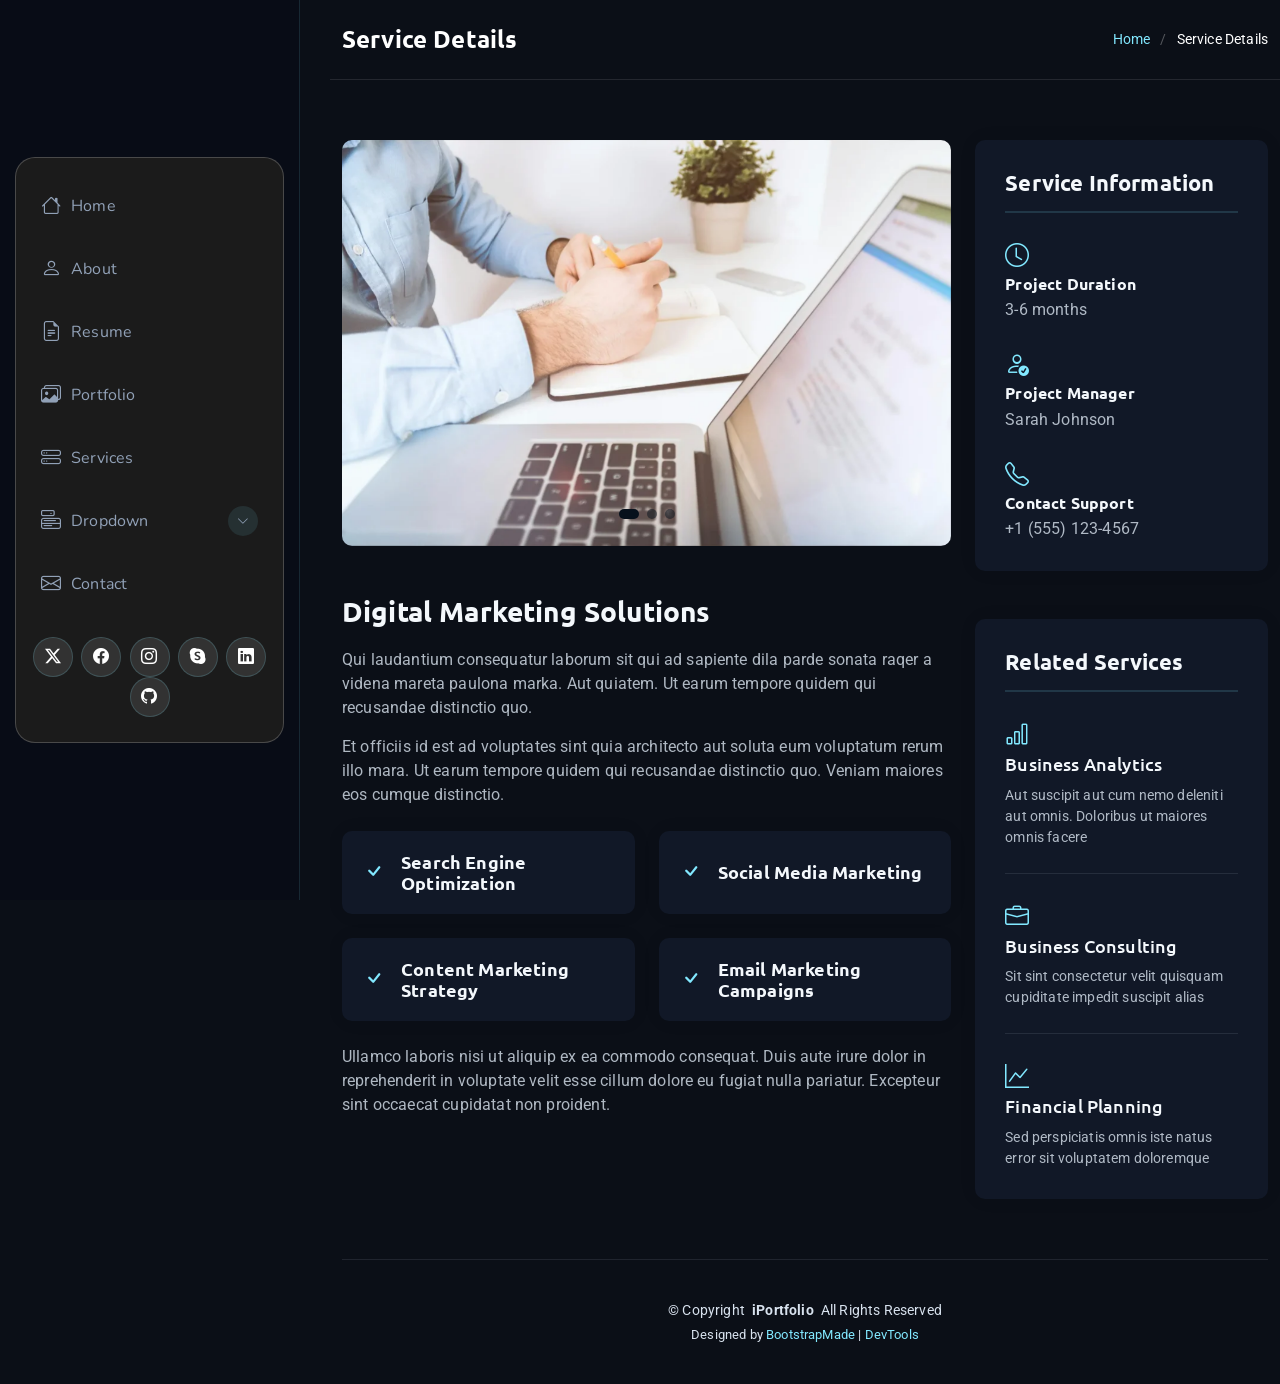
<file: service-details.html>
<!DOCTYPE html>
<html lang="en">

<head>
  <meta charset="utf-8">
  <meta content="width=device-width, initial-scale=1.0" name="viewport">
  <title>Service Details - SnapFolio Bootstrap Template</title>
  <meta name="description" content="">
  <meta name="keywords" content="">

  <!-- Favicons -->
  <link href="assets/img/favicon.png" rel="icon" type="image/png" sizes="32x32">
  <link href="assets/img/favicon-16x16.png" rel="icon" type="image/png" sizes="16x16">
  <link href="assets/img/apple-touch-icon.png" rel="apple-touch-icon" sizes="180x180">

  <!-- Fonts -->
  <link href="https://fonts.googleapis.com" rel="preconnect">
  <link href="https://fonts.gstatic.com" rel="preconnect" crossorigin>
  <link href="https://fonts.googleapis.com/css2?family=Roboto:ital,wght@0,100;0,300;0,400;0,500;0,700;0,900;1,100;1,300;1,400;1,500;1,700;1,900&family=Ubuntu:ital,wght@0,300;0,400;0,500;0,700;1,300;1,400;1,500;1,700&family=Nunito:ital,wght@0,200;0,300;0,400;0,500;0,600;0,700;0,800;0,900;1,200;1,300;1,400;1,500;1,600;1,700;1,800;1,900&display=swap" rel="stylesheet">

  <!-- Vendor CSS Files -->
  <link href="assets/vendor/bootstrap/css/bootstrap.min.css" rel="stylesheet">
  <link href="assets/vendor/bootstrap-icons/bootstrap-icons.css" rel="stylesheet">
  <link href="assets/vendor/aos/aos.css" rel="stylesheet">
  <link href="assets/vendor/glightbox/css/glightbox.min.css" rel="stylesheet">
  <link href="assets/vendor/swiper/swiper-bundle.min.css" rel="stylesheet">

  <!-- Main CSS File -->
  <link href="assets/css/main.css" rel="stylesheet">

  <!-- =======================================================
  * Template Name: SnapFolio
  * Template URL: https://bootstrapmade.com/snapfolio-bootstrap-portfolio-template/
  * Updated: Jul 21 2025 with Bootstrap v5.3.7
  * Author: BootstrapMade.com
  * License: https://bootstrapmade.com/license/
  ======================================================== -->
</head>

<body class="service-details-page">

  <header id="header" class="header dark-background d-flex flex-column justify-content-center">
    <i class="header-toggle d-xl-none bi bi-list"></i>

    <div class="header-container d-flex flex-column align-items-start">
      <nav id="navmenu" class="navmenu">
        <ul>
          <li><a href="#hero"><i class="bi bi-house navicon"></i>Home</a></li>
          <li><a href="#about"><i class="bi bi-person navicon"></i> About</a></li>
          <li><a href="#resume"><i class="bi bi-file-earmark-text navicon"></i> Resume</a></li>
          <li><a href="#portfolio"><i class="bi bi-images navicon"></i> Portfolio</a></li>
          <li><a href="#services"><i class="bi bi-hdd-stack navicon"></i> Services</a></li>
          <li class="dropdown"><a href="#"><i class="bi bi-menu-button navicon"></i> <span>Dropdown</span> <i class="bi bi-chevron-down toggle-dropdown"></i></a>
            <ul>
              <li><a href="#">Dropdown 1</a></li>
              <li class="dropdown"><a href="#"><span>Deep Dropdown</span> <i class="bi bi-chevron-down toggle-dropdown"></i></a>
                <ul>
                  <li><a href="#">Deep Dropdown 1</a></li>
                  <li><a href="#">Deep Dropdown 2</a></li>
                  <li><a href="#">Deep Dropdown 3</a></li>
                  <li><a href="#">Deep Dropdown 4</a></li>
                  <li><a href="#">Deep Dropdown 5</a></li>
                </ul>
              </li>
              <li><a href="#">Dropdown 2</a></li>
              <li><a href="#">Dropdown 3</a></li>
              <li><a href="#">Dropdown 4</a></li>
            </ul>
          </li>
          <li><a href="#contact"><i class="bi bi-envelope navicon"></i> Contact</a></li>
        </ul>
      </nav>

      <div class="social-links text-center">
        <a href="#" class="twitter"><i class="bi bi-twitter-x"></i></a>
        <a href="#" class="facebook"><i class="bi bi-facebook"></i></a>
        <a href="#" class="instagram"><i class="bi bi-instagram"></i></a>
        <a href="#" class="google-plus"><i class="bi bi-skype"></i></a>
        <a href="#" class="linkedin"><i class="bi bi-linkedin"></i></a>
        <a href="https://github.com/hisreal" class="github" target="_blank" rel="noopener noreferrer" aria-label="GitHub"><i class="bi bi-github"></i></a>
      </div>

    </div>

  </header>

  <main class="main">

    <!-- Page Title -->
    <div class="page-title dark-background">
      <div class="container d-lg-flex justify-content-between align-items-center">
        <h1 class="mb-2 mb-lg-0">Service Details</h1>
        <nav class="breadcrumbs">
          <ol>
            <li><a href="index.html">Home</a></li>
            <li class="current">Service Details</li>
          </ol>
        </nav>
      </div>
    </div><!-- End Page Title -->

    <!-- Service Details Section -->
    <section id="service-details" class="service-details section">

      <div class="container" data-aos="fade-up" data-aos-delay="100">

        <div class="row gy-4">

          <div class="col-lg-8">
            <div class="service-details-slider swiper init-swiper">
              <script type="application/json" class="swiper-config">
                {
                  "loop": true,
                  "speed": 600,
                  "autoplay": {
                    "delay": 5000
                  },
                  "slidesPerView": 1,
                  "pagination": {
                    "el": ".swiper-pagination",
                    "type": "bullets",
                    "clickable": true
                  }
                }
              </script>
              <div class="swiper-wrapper align-items-center">
                <div class="swiper-slide">
                  <img src="assets/img/services/services-1.webp" alt="" class="img-fluid" loading="lazy">
                </div>
                <div class="swiper-slide">
                  <img src="assets/img/services/services-2.webp" alt="" class="img-fluid" loading="lazy">
                </div>
                <div class="swiper-slide">
                  <img src="assets/img/services/services-3.webp" alt="" class="img-fluid" loading="lazy">
                </div>
              </div>
              <div class="swiper-pagination"></div>
            </div>

            <div class="content mt-5">
              <h3>Digital Marketing Solutions</h3>
              <p>
                Qui laudantium consequatur laborum sit qui ad sapiente dila parde sonata raqer a videna mareta paulona marka. Aut quiatem. Ut earum tempore quidem qui recusandae distinctio quo.
              </p>
              <p>
                Et officiis id est ad voluptates sint quia architecto aut soluta eum voluptatum rerum illo mara. Ut earum tempore quidem qui recusandae distinctio quo. Veniam maiores eos cumque distinctio.
              </p>

              <div class="features mt-4">
                <div class="row gy-4">
                  <div class="col-md-6" data-aos="fade-up" data-aos-delay="100">
                    <div class="feature-box d-flex align-items-center">
                      <i class="bi bi-check"></i>
                      <h4>Search Engine Optimization</h4>
                    </div>
                  </div>
                  <div class="col-md-6" data-aos="fade-up" data-aos-delay="200">
                    <div class="feature-box d-flex align-items-center">
                      <i class="bi bi-check"></i>
                      <h4>Social Media Marketing</h4>
                    </div>
                  </div>
                  <div class="col-md-6" data-aos="fade-up" data-aos-delay="300">
                    <div class="feature-box d-flex align-items-center">
                      <i class="bi bi-check"></i>
                      <h4>Content Marketing Strategy</h4>
                    </div>
                  </div>
                  <div class="col-md-6" data-aos="fade-up" data-aos-delay="400">
                    <div class="feature-box d-flex align-items-center">
                      <i class="bi bi-check"></i>
                      <h4>Email Marketing Campaigns</h4>
                    </div>
                  </div>
                </div>
              </div>

              <p class="mt-4">
                Ullamco laboris nisi ut aliquip ex ea commodo consequat. Duis aute irure dolor in reprehenderit in voluptate velit esse cillum dolore eu fugiat nulla pariatur. Excepteur sint occaecat cupidatat non proident.
              </p>
            </div>
          </div>

          <div class="col-lg-4">
            <div class="service-info">
              <h4>Service Information</h4>
              <div class="info-item">
                <i class="bi bi-clock"></i>
                <h5>Project Duration</h5>
                <p>3-6 months</p>
              </div>
              <div class="info-item">
                <i class="bi bi-person-check"></i>
                <h5>Project Manager</h5>
                <p>Sarah Johnson</p>
              </div>
              <div class="info-item">
                <i class="bi bi-telephone"></i>
                <h5>Contact Support</h5>
                <p>+1 (555) 123-4567</p>
              </div>
            </div>

            <div class="related-services mt-5">
              <h4>Related Services</h4>
              <div class="service-item">
                <i class="bi bi-bar-chart"></i>
                <h5><a href="#">Business Analytics</a></h5>
                <p>Aut suscipit aut cum nemo deleniti aut omnis. Doloribus ut maiores omnis facere</p>
              </div>
              <div class="service-item">
                <i class="bi bi-briefcase"></i>
                <h5><a href="#">Business Consulting</a></h5>
                <p>Sit sint consectetur velit quisquam cupiditate impedit suscipit alias</p>
              </div>
              <div class="service-item">
                <i class="bi bi-graph-up"></i>
                <h5><a href="#">Financial Planning</a></h5>
                <p>Sed perspiciatis omnis iste natus error sit voluptatem doloremque</p>
              </div>
            </div>
          </div>

        </div>

      </div>

    </section><!-- /Service Details Section -->

  </main>

  <footer id="footer" class="footer position-relative">

    <div class="container">
      <div class="copyright text-center ">
        <p>© <span>Copyright</span> <strong class="px-1 sitename">iPortfolio</strong> <span>All Rights Reserved</span></p>
      </div>
      <div class="credits">
        <!-- All the links in the footer should remain intact. -->
        <!-- You can delete the links only if you've purchased the pro version. -->
        <!-- Licensing information: https://bootstrapmade.com/license/ -->
        <!-- Purchase the pro version with working PHP/AJAX contact form: [buy-url] -->
        Designed by <a href="https://bootstrapmade.com/">BootstrapMade</a> | <a href="https://bootstrapmade.com/tools/">DevTools</a>
      </div>
    </div>

  </footer>

  <!-- Scroll Top -->
  <a href="#" id="scroll-top" class="scroll-top d-flex align-items-center justify-content-center"><i class="bi bi-arrow-up-short"></i></a>

  <!-- Preloader -->
  <div id="preloader"></div>

  <!-- Vendor JS Files -->
  <script src="assets/vendor/bootstrap/js/bootstrap.bundle.min.js"></script>
  <script src="assets/vendor/php-email-form/validate.js"></script>
  <script src="assets/vendor/aos/aos.js"></script>
  <script src="assets/vendor/typed.js/typed.umd.js"></script>
  <script src="assets/vendor/purecounter/purecounter_vanilla.js"></script>
  <script src="assets/vendor/waypoints/noframework.waypoints.js"></script>
  <script src="assets/vendor/isotope-layout/isotope.pkgd.min.js"></script>
  <script src="assets/vendor/imagesloaded/imagesloaded.pkgd.min.js"></script>
  <script src="assets/vendor/glightbox/js/glightbox.min.js"></script>
  <script src="assets/vendor/swiper/swiper-bundle.min.js"></script>

  <!-- Main JS File -->
  <script src="assets/js/main.js"></script>

</body>

</html>
</file>
<file: assets/css/main.css>
/**
* Template Name: SnapFolio
* Template URL: https://bootstrapmade.com/snapfolio-bootstrap-portfolio-template/
* Updated: Jul 21 2025 with Bootstrap v5.3.7
* Author: BootstrapMade.com
* License: https://bootstrapmade.com/license/
*/

/*--------------------------------------------------------------
# Font & Color Variables
# Help: https://bootstrapmade.com/color-system/
--------------------------------------------------------------*/
/* Fonts */
:root {
  --default-font: "Roboto",  system-ui, -apple-system, "Segoe UI", Roboto, "Helvetica Neue", Arial, "Noto Sans", "Liberation Sans", sans-serif, "Apple Color Emoji", "Segoe UI Emoji", "Segoe UI Symbol", "Noto Color Emoji";
  --heading-font: "Ubuntu",  sans-serif;
  --nav-font: "Nunito",  sans-serif;
}

/* Global Colors - The following color variables are used throughout the website. Updating them here will change the color scheme of the entire website */
:root { 
  --background-color: #1f1f1f; /* Background color for the entire website, including individual sections */
  --default-color: #ffffff; /* Default color used for the majority of the text content across the entire website */
  --heading-color: #ffffff; /* Color for headings, subheadings and title throughout the website */
  --accent-color: #ececec; /* Accent color that represents your brand on the website. It's used for buttons, links, and other elements that need to stand out */
  --surface-color: #232323; /* The surface color is used as a background of boxed elements within sections, such as cards, icon boxes, or other elements that require a visual separation from the global background. */
  --contrast-color: #310606; /* Contrast color for text, ensuring readability against backgrounds of accent, heading, or default colors. */
}

/* Nav Menu Colors - The following color variables are used specifically for the navigation menu. They are separate from the global colors to allow for more customization options */
:root {
  --nav-color: rgba(236, 236, 236, 0.59);  /* The default color of the main navmenu links */
  --nav-hover-color: #ffffff; /* Applied to main navmenu links when they are hovered over or active */
  --nav-mobile-background-color: #393939; /* Used as the background color for mobile navigation menu */
  --nav-dropdown-background-color: #393939; /* Used as the background color for dropdown items that appear when hovering over primary navigation items */
  --nav-dropdown-color: #ffffff; /* Used for navigation links of the dropdown items in the navigation menu. */
  --nav-dropdown-hover-color: #ececec; /* Similar to --nav-hover-color, this color is applied to dropdown navigation links when they are hovered over. */
}

/* Color Presets - These classes override global colors when applied to any section or element, providing reuse of the sam color scheme. */

.light-background {
  --background-color: #2c2c2c;
  --surface-color: #323232;
}

.dark-background {
  --background-color: #040b14;
  --default-color: #ffffff;
  --heading-color: #ffffff;
  --surface-color: #151f2b;
  --contrast-color: #ffffff;
}

/* Smooth scroll */
:root {
  scroll-behavior: smooth;
}

/*--------------------------------------------------------------
# General Styling & Shared Classes
--------------------------------------------------------------*/
body {
  color: var(--default-color);
  background-color: var(--background-color);
  font-family: var(--default-font);
}

a {
  color: var(--accent-color);
  text-decoration: none;
  transition: 0.3s;
}

a:hover {
  color: color-mix(in srgb, var(--accent-color), transparent 25%);
  text-decoration: none;
}

h1,
h2,
h3,
h4,
h5,
h6 {
  color: var(--heading-color);
  font-family: var(--heading-font);
}

/* PHP Email Form Messages
------------------------------*/
.php-email-form .error-message {
  display: none;
  background: #df1529;
  color: #ffffff;
  text-align: left;
  padding: 15px;
  margin-bottom: 24px;
  font-weight: 600;
}

.php-email-form .sent-message {
  display: none;
  color: #ffffff;
  background: #059652;
  text-align: center;
  padding: 15px;
  margin-bottom: 24px;
  font-weight: 600;
}

.php-email-form .loading {
  display: none;
  background: var(--surface-color);
  text-align: center;
  padding: 15px;
  margin-bottom: 24px;
}

.php-email-form .loading:before {
  content: "";
  display: inline-block;
  border-radius: 50%;
  width: 24px;
  height: 24px;
  margin: 0 10px -6px 0;
  border: 3px solid var(--accent-color);
  border-top-color: var(--surface-color);
  animation: php-email-form-loading 1s linear infinite;
}

@keyframes php-email-form-loading {
  0% {
    transform: rotate(0deg);
  }

  100% {
    transform: rotate(360deg);
  }
}

/*--------------------------------------------------------------
# Global Header
--------------------------------------------------------------*/
.header {
  --background-color: #1b1b1b;
  --contrast-color: #444444;
  color: var(--default-color);
  position: fixed;
  top: 0;
  left: 0;
  bottom: 0;
  padding: 0 15px;
  width: 300px;
  transition: all ease-in-out 0.3s;
  overflow-y: auto;
  z-index: 997;
}

.header .header-container {
  border-radius: 20px;
  padding: 15px;
  background-color: var(--background-color);
  border: 1px solid color-mix(in srgb, var(--default-color), transparent 80%);
}

.header .social-links {
  margin: 0 0 10px 0;
}

.header .social-links a {
  font-size: 16px;
  display: inline-flex;
  align-items: center;
  justify-content: center;
  background: color-mix(in srgb, var(--default-color), transparent 90%);
  color: var(--default-color);
  margin: 0 2px;
  border-radius: 50%;
  text-align: center;
  width: 40px;
  height: 40px;
  transition: 0.3s;
}

.header .social-links a:hover {
  color: var(--contrast-color);
  background: var(--accent-color);
}

@media (min-width: 1200px) {

  .header~main,
  .header~#footer {
    margin-left: 330px;
  }
}

@media (max-width: 1199px) {
  .header {
    left: -100%;
  }
}

.header.header-show {
  left: 0;
}

.header .header-toggle {
  color: var(--contrast-color);
  background-color: var(--accent-color);
  font-size: 22px;
  display: flex;
  align-items: center;
  justify-content: center;
  width: 40px;
  height: 40px;
  border-radius: 50%;
  cursor: pointer;
  position: fixed;
  top: 15px;
  right: 15px;
  z-index: 9999;
  transition: background-color 0.3s;
}

.header .header-toggle:hover {
  color: var(--contrast-color);
  background-color: color-mix(in srgb, var(--accent-color) 90%, white 15%);
}

/*--------------------------------------------------------------
# Navigation Menu
--------------------------------------------------------------*/
.mobile-nav-toggle {
  display: none;
}

.navmenu {
  padding: 0;
  z-index: 9997;
  width: 100%;
}

.navmenu ul {
  list-style: none;
  padding: 0 0 20px 0;
  margin: 0;
}

.navmenu a,
.navmenu a:focus {
  color: var(--nav-color);
  padding: 15px 10px;
  font-family: var(--nav-font);
  font-size: 16px;
  font-weight: 400;
  display: flex;
  align-items: center;
  white-space: nowrap;
  transition: 0.3s;
  width: 100%;
}

.navmenu a .navicon,
.navmenu a:focus .navicon {
  font-size: 20px;
  margin-right: 10px;
}

.navmenu a .toggle-dropdown,
.navmenu a:focus .toggle-dropdown {
  font-size: 12px;
  line-height: 0;
  margin-left: auto;
  width: 30px;
  height: 30px;
  display: flex;
  align-items: center;
  justify-content: center;
  border-radius: 50%;
  transition: 0.3s;
  flex-shrink: 0;
  background-color: color-mix(in srgb, var(--accent-color), transparent 90%);
}

.navmenu a .toggle-dropdown:hover,
.navmenu a:focus .toggle-dropdown:hover {
  background-color: var(--accent-color);
  color: var(--contrast-color);
}

.navmenu a:hover,
.navmenu .active,
.navmenu .active:focus {
  color: var(--nav-hover-color);
}

.navmenu a:hover .navicon,
.navmenu .active .navicon,
.navmenu .active:focus .navicon {
  color: var(--accent-color);
}

.navmenu .active .toggle-dropdown,
.navmenu .active:focus .toggle-dropdown {
  background-color: var(--accent-color);
  color: var(--contrast-color);
  transform: rotate(180deg);
}

.navmenu .dropdown {
  display: block;
}

.navmenu .dropdown a,
.navmenu .dropdown a:focus {
  color: --nav-dropdown-color;
}

.navmenu .dropdown a:hover,
.navmenu .dropdown .active,
.navmenu .dropdown .active:focus {
  color: var(--nav-dropdown-hover-color);
}

.navmenu .dropdown ul {
  position: static;
  display: none;
  z-index: 99;
  padding: 5px 10px;
  margin: 5px 10px;
  background-color: var(--nav-dropdown-background-color);
  border: 1px solid color-mix(in srgb, var(--default-color), transparent 90%);
  box-shadow: none;
  transition: all 0.5s ease-in-out;
}

.navmenu .dropdown ul ul {
  background-color: rgba(33, 37, 41, 0.1);
}

.navmenu .dropdown>.dropdown-active {
  display: block;
  background-color: rgba(33, 37, 41, 0.03);
}

/*--------------------------------------------------------------
# Global Footer
--------------------------------------------------------------*/
.footer {
  color: var(--default-color);
  background-color: var(--background-color);
  font-size: 14px;
  padding: 0 0 40px 0;
  position: relative;
}

.footer .copyright {
  padding-top: 40px;
  border-top: 1px solid color-mix(in srgb, var(--default-color), transparent 90%);
}

.footer .copyright p {
  margin-bottom: 0;
}

.footer .credits {
  margin-top: 4px;
  font-size: 13px;
  text-align: center;
}

/*--------------------------------------------------------------
# Preloader
--------------------------------------------------------------*/
#preloader {
  position: fixed;
  inset: 0;
  z-index: 999999;
  overflow: hidden;
  background: var(--background-color);
  transition: all 0.6s ease-out;
}

#preloader:before {
  content: "";
  position: fixed;
  top: calc(50% - 30px);
  left: calc(50% - 30px);
  border: 6px solid #ffffff;
  border-color: var(--accent-color) transparent var(--accent-color) transparent;
  border-radius: 50%;
  width: 60px;
  height: 60px;
  animation: animate-preloader 1.5s linear infinite;
}

@keyframes animate-preloader {
  0% {
    transform: rotate(0deg);
  }

  100% {
    transform: rotate(360deg);
  }
}

/*--------------------------------------------------------------
# Scroll Top Button
--------------------------------------------------------------*/
.scroll-top {
  position: fixed;
  visibility: hidden;
  opacity: 0;
  right: 15px;
  bottom: -15px;
  z-index: 99999;
  background-color: var(--accent-color);
  width: 44px;
  height: 44px;
  border-radius: 50px;
  transition: all 0.4s;
}

.scroll-top i {
  font-size: 24px;
  color: var(--contrast-color);
  line-height: 0;
}

.scroll-top:hover {
  background-color: color-mix(in srgb, var(--accent-color), transparent 20%);
  color: var(--contrast-color);
}

.scroll-top.active {
  visibility: visible;
  opacity: 1;
  bottom: 15px;
}

/*--------------------------------------------------------------
# Disable aos animation delay on mobile devices
--------------------------------------------------------------*/
@media screen and (max-width: 768px) {
  [data-aos-delay] {
    transition-delay: 0 !important;
  }
}

/*--------------------------------------------------------------
# Global Page Titles & Breadcrumbs
--------------------------------------------------------------*/
.page-title {
  color: var(--default-color);
  padding: 25px 0 0 0;
  position: relative;
}

.page-title .container {
  border-bottom: 1px solid color-mix(in srgb, var(--default-color), transparent 90%);
  padding-bottom: 25px;
}

.page-title h1 {
  font-size: 24px;
  font-weight: 700;
}

.page-title .breadcrumbs ol {
  display: flex;
  flex-wrap: wrap;
  list-style: none;
  padding: 0;
  margin: 0;
  font-size: 14px;
  font-weight: 400;
}

.page-title .breadcrumbs ol li+li {
  padding-left: 10px;
}

.page-title .breadcrumbs ol li+li::before {
  content: "/";
  display: inline-block;
  padding-right: 10px;
  color: color-mix(in srgb, var(--default-color), transparent 70%);
}

/*--------------------------------------------------------------
# Global Sections
--------------------------------------------------------------*/
section,
.section {
  color: var(--default-color);
  background-color: var(--background-color);
  padding: 60px 0;
  overflow: clip;
}

/*--------------------------------------------------------------
# Global Section Titles
--------------------------------------------------------------*/
.section-title {
  text-align: center;
  padding-bottom: 60px;
  position: relative;
}

.section-title h2 {
  font-size: 32px;
  font-weight: 700;
  position: relative;
}

.section-title h2:before,
.section-title h2:after {
  content: "";
  width: 50px;
  height: 2px;
  background: var(--accent-color);
  display: inline-block;
}

.section-title h2:before {
  margin: 0 15px 10px 0;
}

.section-title h2:after {
  margin: 0 0 10px 15px;
}

.section-title p {
  margin-bottom: 0;
}

/*--------------------------------------------------------------
# Hero Section
--------------------------------------------------------------*/
.hero {
  min-height: 100vh;
  position: relative;
  overflow: hidden;
  display: flex;
  align-items: center;
}

.hero .background-elements {
  position: absolute;
  top: 0;
  left: 0;
  width: 100%;
  height: 100%;
  z-index: 1;
  overflow: hidden;
}

.hero .background-elements .bg-circle {
  position: absolute;
  border-radius: 50%;
  background: linear-gradient(45deg, color-mix(in srgb, var(--accent-color), transparent 90%), color-mix(in srgb, var(--accent-color), transparent 95%));
  animation: float 6s ease-in-out infinite;
}

.hero .background-elements .bg-circle.circle-1 {
  width: 300px;
  height: 300px;
  top: 10%;
  right: 10%;
  animation-delay: 0s;
}

.hero .background-elements .bg-circle.circle-2 {
  width: 200px;
  height: 200px;
  bottom: 20%;
  left: 5%;
  animation-delay: 2s;
}

.hero .hero-content {
  position: relative;
  width: 100%;
  z-index: 2;
}

.hero .container {
  position: relative;
  z-index: 3;
}

.hero .hero-text h1 {
  font-size: 72px;
  font-weight: 800;
  line-height: 1.1;
  margin-bottom: 15px;
  color: var(--heading-color);
}

.hero .hero-text h1 .accent-text {
  color: var(--accent-color);
  position: relative;
}

.hero .hero-text h1 .accent-text::after {
  content: "";
  position: absolute;
  bottom: -5px;
  left: 0;
  width: 100%;
  height: 3px;
  background: linear-gradient(90deg, var(--accent-color), color-mix(in srgb, var(--accent-color), transparent 50%));
}

.hero .hero-text h2 {
  font-size: 32px;
  font-weight: 600;
  color: var(--heading-color);
  margin-bottom: 10px;
}

.hero .hero-text .lead {
  font-size: 24px;
  margin-bottom: 20px;
  color: var(--default-color);
}

.hero .hero-text .lead span {
  color: var(--accent-color);
  font-weight: 600;
  border-bottom: 2px solid var(--accent-color);
  padding-bottom: 2px;
}

.hero .hero-text .description {
  font-size: 18px;
  line-height: 1.6;
  color: color-mix(in srgb, var(--default-color), transparent 20%);
  margin-bottom: 40px;
  max-width: 500px;
}

.hero .hero-actions {
  display: flex;
  gap: 20px;
  margin-bottom: 40px;
  flex-wrap: wrap;
}

.hero .hero-actions .btn {
  padding: 14px 30px;
  font-size: 16px;
  font-weight: 600;
  border-radius: 50px;
  text-decoration: none;
  transition: all 0.3s ease;
  border: 2px solid;
}

.hero .hero-actions .btn.btn-primary {
  background-color: var(--accent-color);
  color: var(--contrast-color);
  border-color: var(--accent-color);
}

.hero .hero-actions .btn.btn-primary:hover {
  background-color: color-mix(in srgb, var(--accent-color), black 10%);
  transform: translateY(-2px);
  box-shadow: 0 8px 25px color-mix(in srgb, var(--accent-color), transparent 70%);
}

.hero .hero-actions .btn.btn-outline {
  background-color: transparent;
  color: var(--accent-color);
  border-color: var(--accent-color);
}

.hero .hero-actions .btn.btn-outline:hover {
  background-color: var(--accent-color);
  color: var(--contrast-color);
  transform: translateY(-2px);
}

.hero .social-links {
  display: flex;
  gap: 20px;
}

.hero .social-links a {
  width: 50px;
  height: 50px;
  display: flex;
  align-items: center;
  justify-content: center;
  background-color: var(--surface-color);
  color: color-mix(in srgb, var(--default-color), transparent 40%);
  border-radius: 50%;
  font-size: 20px;
  transition: all 0.3s ease;
}

.hero .social-links a:hover {
  color: var(--contrast-color);
  background-color: var(--accent-color);
  transform: translateY(-3px);
  box-shadow: 0 8px 25px color-mix(in srgb, var(--accent-color), transparent 70%);
}

.hero .hero-visual {
  display: flex;
  justify-content: center;
  align-items: center;
  height: 100%;
}

.hero .hero-visual .profile-container {
  position: relative;
  width: 400px;
  height: 400px;
}

.hero .hero-visual .profile-container .profile-background {
  position: absolute;
  top: 15px;
  left: 15px;
  width: 100%;
  height: 100%;
  background: color-mix(in srgb, var(--accent-color), transparent 90%);
  border-radius: 30px;
  z-index: 1;
}

.hero .hero-visual .profile-container .profile-image {
  position: relative;
  width: 100%;
  height: 100%;
  object-fit: cover;
  border-radius: 30px;
  z-index: 2;
}

@keyframes float {

  0%,
  100% {
    transform: translateY(0px);
  }

  50% {
    transform: translateY(-20px);
  }
}

@keyframes floatIcon {

  0%,
  100% {
    transform: translateY(0px) rotate(0deg);
  }

  50% {
    transform: translateY(-10px) rotate(5deg);
  }
}

@media (max-width: 992px) {
  .hero .hero-text {
    text-align: center;
    margin-bottom: 50px;
  }

  .hero .hero-text h1 {
    font-size: 56px;
  }

  .hero .hero-text h2 {
    font-size: 28px;
  }

  .hero .hero-text .lead {
    font-size: 20px;
  }

  .hero .hero-visual .profile-container {
    width: 350px;
    height: 350px;
  }
}

@media (max-width: 768px) {
  .hero .hero-text h1 {
    font-size: 42px;
  }

  .hero .hero-text h2 {
    font-size: 24px;
  }

  .hero .hero-text .lead {
    font-size: 18px;
  }

  .hero .hero-text .description {
    font-size: 16px;
  }

  .hero .hero-actions {
    justify-content: center;
  }

  .hero .hero-actions .btn {
    padding: 12px 25px;
    font-size: 14px;
  }

  .hero .hero-visual .profile-container {
    width: 300px;
    height: 300px;
  }

  .hero .background-elements .bg-circle.circle-1 {
    width: 200px;
    height: 200px;
  }

  .hero .background-elements .bg-circle.circle-2 {
    width: 150px;
    height: 150px;
  }

  .hero .background-elements .bg-circle.circle-3 {
    width: 100px;
    height: 100px;
  }
}

/*--------------------------------------------------------------
# About Section
--------------------------------------------------------------*/
.about .profile-card {
  background: linear-gradient(135deg, var(--surface-color) 0%, color-mix(in srgb, var(--surface-color), var(--accent-color) 5%) 100%);
  border-radius: 2rem;
  padding: 2.5rem;
  text-align: center;
  box-shadow: 0 20px 40px rgba(0, 0, 0, 0.08);
  border: 1px solid color-mix(in srgb, var(--accent-color), transparent 90%);
  position: relative;
  overflow: hidden;
}

.about .profile-card::before {
  content: "";
  position: absolute;
  top: 0;
  left: 0;
  right: 0;
  height: 4px;
  background: linear-gradient(90deg, var(--accent-color), color-mix(in srgb, var(--accent-color), var(--heading-color) 30%));
}

@media (max-width: 991px) {
  .about .profile-card {
    margin-bottom: 3rem;
  }
}

.about .profile-header {
  position: relative;
  margin-bottom: 2rem;
}

.about .profile-header .profile-image {
  width: 160px;
  height: 160px;
  margin: 0 auto 1.5rem;
  border-radius: 50%;
  overflow: hidden;
  border: 4px solid var(--accent-color);
  box-shadow: 0 10px 30px rgba(0, 0, 0, 0.15);
}

.about .profile-header .profile-image img {
  width: 100%;
  height: 100%;
  object-fit: cover;
}

.about .profile-header .profile-badge {
  position: absolute;
  bottom: 20px;
  right: calc(50% - 65px);
  width: 32px;
  height: 32px;
  background-color: var(--accent-color);
  border-radius: 50%;
  display: flex;
  align-items: center;
  justify-content: center;
  border: 3px solid var(--surface-color);
}

.about .profile-header .profile-badge i {
  color: var(--contrast-color);
  font-size: 14px;
}

.about .profile-content h3 {
  font-size: 1.5rem;
  font-weight: 700;
  margin-bottom: 0.5rem;
  color: var(--heading-color);
}

.about .profile-content .profession {
  color: var(--accent-color);
  font-weight: 500;
  margin-bottom: 2rem;
}

.about .contact-links {
  display: flex;
  flex-direction: column;
  gap: 1rem;
}

.about .contact-links .contact-item {
  display: flex;
  align-items: center;
  gap: 0.75rem;
  padding: 0.75rem 1rem;
  background-color: color-mix(in srgb, var(--surface-color), var(--background-color) 50%);
  border-radius: 0.75rem;
  text-decoration: none;
  color: var(--default-color);
  transition: all 0.3s;
  border: 1px solid color-mix(in srgb, var(--default-color), transparent 90%);
}

.about .contact-links .contact-item:hover {
  background-color: var(--accent-color);
  color: var(--contrast-color);
  transform: translateY(-2px);
  box-shadow: 0 5px 20px color-mix(in srgb, var(--accent-color), transparent 70%);
}

.about .contact-links .contact-item i {
  font-size: 1rem;
  width: 18px;
}

.about .about-content {
  padding-left: 3rem;
}

@media (max-width: 991px) {
  .about .about-content {
    padding-left: 0;
  }
}

.about .about-content .section-header {
  margin-bottom: 2rem;
}

.about .about-content .section-header .badge-text {
  display: inline-block;
  background: linear-gradient(135deg, var(--accent-color), color-mix(in srgb, var(--accent-color), var(--heading-color) 20%));
  color: var(--contrast-color);
  padding: 0.5rem 1.5rem;
  border-radius: 2rem;
  font-size: 0.875rem;
  font-weight: 600;
  letter-spacing: 0.5px;
  margin-bottom: 1.5rem;
}

.about .about-content .section-header h2 {
  font-size: 2.25rem;
  font-weight: 700;
  line-height: 1.3;
  margin: 0;
}

@media (max-width: 768px) {
  .about .about-content .section-header h2 {
    font-size: 1.875rem;
  }
}

.about .about-content .description {
  margin-bottom: 2.5rem;
}

.about .about-content .description p {
  font-size: 1.1rem;
  line-height: 1.7;
  color: color-mix(in srgb, var(--default-color), transparent 20%);
  margin-bottom: 1.5rem;
}

.about .about-content .description p:last-child {
  margin-bottom: 0;
}

.about .stats-grid {
  display: grid;
  grid-template-columns: repeat(3, 1fr);
  gap: 2rem;
  margin-bottom: 2.5rem;
  padding: 2rem;
  background-color: var(--surface-color);
  border-radius: 1.5rem;
  box-shadow: 0 10px 30px rgba(0, 0, 0, 0.05);
}

@media (max-width: 768px) {
  .about .stats-grid {
    grid-template-columns: 1fr;
    gap: 1.5rem;
    text-align: center;
  }
}

.about .stats-grid .stat-item {
  text-align: center;
}

.about .stats-grid .stat-item .stat-number {
  font-size: 2rem;
  font-weight: 700;
  color: var(--accent-color);
  display: block;
  margin-bottom: 0.5rem;
}

.about .stats-grid .stat-item .stat-label {
  font-size: 0.875rem;
  color: color-mix(in srgb, var(--default-color), transparent 40%);
  font-weight: 500;
}

.about .details-grid {
  margin-bottom: 2.5rem;
}

.about .details-grid .detail-row {
  display: grid;
  grid-template-columns: 1fr 1fr;
  gap: 2rem;
  margin-bottom: 1.5rem;
}

@media (max-width: 768px) {
  .about .details-grid .detail-row {
    grid-template-columns: 1fr;
    gap: 1rem;
  }
}

.about .details-grid .detail-row:last-child {
  margin-bottom: 0;
}

.about .details-grid .detail-item .detail-label {
  display: block;
  font-size: 0.875rem;
  color: color-mix(in srgb, var(--default-color), transparent 50%);
  margin-bottom: 0.5rem;
  font-weight: 500;
}

.about .details-grid .detail-item .detail-value {
  display: block;
  font-weight: 600;
  color: var(--heading-color);
  font-size: 1rem;
}

.about .cta-section {
  display: flex;
  gap: 1rem;
  flex-wrap: wrap;
}

.about .cta-section .btn {
  padding: 0.875rem 2rem;
  border-radius: 0.75rem;
  font-weight: 600;
  text-decoration: none;
  transition: all 0.3s;
  display: inline-flex;
  align-items: center;
  gap: 0.5rem;
  border: 2px solid transparent;
}

.about .cta-section .btn.btn-primary {
  background-color: var(--accent-color);
  color: var(--contrast-color);
}

.about .cta-section .btn.btn-primary:hover {
  background-color: color-mix(in srgb, var(--accent-color), black 15%);
  transform: translateY(-2px);
  box-shadow: 0 10px 30px color-mix(in srgb, var(--accent-color), transparent 60%);
}

.about .cta-section .btn.btn-outline {
  background-color: transparent;
  color: var(--default-color);
  border-color: color-mix(in srgb, var(--default-color), transparent 70%);
}

.about .cta-section .btn.btn-outline:hover {
  border-color: var(--accent-color);
  transform: translateY(-2px);
}

/*--------------------------------------------------------------
# Stats Section
--------------------------------------------------------------*/
.stats .stats-wrapper {
  display: grid;
  grid-template-columns: repeat(4, 1fr);
  gap: 20px;
}

@media (max-width: 992px) {
  .stats .stats-wrapper {
    grid-template-columns: repeat(2, 1fr);
  }
}

@media (max-width: 576px) {
  .stats .stats-wrapper {
    grid-template-columns: 1fr;
  }
}

.stats .stats-item {
  background: linear-gradient(135deg, color-mix(in srgb, var(--surface-color), transparent 5%), var(--surface-color));
  border-radius: 15px;
  padding: 40px 20px;
  text-align: center;
  position: relative;
  transition: transform 0.3s ease, box-shadow 0.3s ease;
  box-shadow: 0 10px 30px rgba(0, 0, 0, 0.05);
  overflow: hidden;
}

.stats .stats-item:hover {
  transform: translateY(-10px);
  box-shadow: 0 15px 35px rgba(0, 0, 0, 0.1);
}

.stats .stats-item:hover .icon-wrapper {
  transform: scale(1.1);
}

.stats .stats-item:nth-child(1) .icon-wrapper {
  background-color: color-mix(in srgb, var(--accent-color), transparent 85%);
}

.stats .stats-item:nth-child(1) .icon-wrapper i {
  color: color-mix(in srgb, var(--accent-color), transparent 10%);
}

.stats .stats-item:nth-child(2) .icon-wrapper {
  background-color: color-mix(in srgb, #ff7e00, transparent 85%);
}

.stats .stats-item:nth-child(2) .icon-wrapper i {
  color: color-mix(in srgb, #ff7e00, transparent 10%);
}

.stats .stats-item:nth-child(3) .icon-wrapper {
  background-color: color-mix(in srgb, #00c875, transparent 85%);
}

.stats .stats-item:nth-child(3) .icon-wrapper i {
  color: color-mix(in srgb, #00c875, transparent 10%);
}

.stats .stats-item:nth-child(4) .icon-wrapper {
  background-color: color-mix(in srgb, #e83e8c, transparent 85%);
}

.stats .stats-item:nth-child(4) .icon-wrapper i {
  color: color-mix(in srgb, #e83e8c, transparent 10%);
}

.stats .stats-item .icon-wrapper {
  width: 80px;
  height: 80px;
  border-radius: 50%;
  display: flex;
  align-items: center;
  justify-content: center;
  margin: 0 auto 20px;
  transition: transform 0.3s ease;
}

.stats .stats-item .icon-wrapper i {
  font-size: 36px;
}

.stats .stats-item span {
  display: block;
  font-size: 48px;
  font-weight: 700;
  color: var(--heading-color);
  margin-bottom: 10px;
  line-height: 1;
  font-family: var(--heading-font);
}

.stats .stats-item p {
  color: var(--default-color);
  font-size: 18px;
  margin: 0;
  font-weight: 500;
  font-family: var(--heading-font);
  opacity: 0.8;
}

/*--------------------------------------------------------------
# Skills Section
--------------------------------------------------------------*/
.skills .skills-category {
  background-color: var(--surface-color);
  padding: 30px;
  border-radius: 8px;
  box-shadow: 0 0 20px rgba(0, 0, 0, 0.05);
  height: 100%;
  transition: transform 0.3s;
}

.skills .skills-category:hover {
  transform: translateY(-5px);
}

.skills .skills-category h3 {
  font-size: 24px;
  margin-bottom: 25px;
  position: relative;
  padding-bottom: 15px;
}

.skills .skills-category h3:after {
  content: "";
  position: absolute;
  bottom: 0;
  left: 0;
  width: 50px;
  height: 2px;
  background-color: var(--accent-color);
}

.skills .skill-item {
  margin-bottom: 25px;
}

.skills .skill-item:last-child {
  margin-bottom: 0;
}

.skills .skill-item h4 {
  font-size: 16px;
  margin-bottom: 8px;
}

.skills .skill-item .skill-percentage {
  font-size: 14px;
  color: color-mix(in srgb, var(--heading-color), transparent 30%);
}

.skills .skill-item .progress {
  height: 8px;
  background-color: color-mix(in srgb, var(--accent-color), transparent 90%);
  border-radius: 20px;
  overflow: hidden;
  position: relative;
}

.skills .skill-item .progress .progress-bar {
  background-color: var(--accent-color);
  transition: width 1.5s ease-in-out;
  width: 0;
  height: 100%;
  border-radius: 20px;
}

.skills .skill-item .skill-tooltip {
  font-size: 14px;
  color: color-mix(in srgb, var(--default-color), transparent 30%);
  margin-top: 8px;
  opacity: 0;
  transform: translateY(-5px);
  transition: all 0.3s;
}

.skills .skill-item:hover .skill-tooltip {
  opacity: 1;
  transform: translateY(0);
}

.skills .skill-box {
  background-color: var(--surface-color);
  padding: 25px 20px;
  border-radius: 8px;
  text-align: center;
  transition: all 0.3s;
  height: 100%;
  position: relative;
  overflow: hidden;
  box-shadow: 0 0 15px rgba(0, 0, 0, 0.05);
}

.skills .skill-box:hover {
  transform: translateY(-5px);
}

.skills .skill-box:hover i {
  color: var(--accent-color);
  transform: scale(1.1);
}

.skills .skill-box:hover .skill-tooltip {
  opacity: 1;
  transform: translateY(0);
}

.skills .skill-box i {
  font-size: 36px;
  color: color-mix(in srgb, var(--accent-color), transparent 20%);
  margin-bottom: 15px;
  display: inline-block;
  transition: all 0.3s;
}

.skills .skill-box h4 {
  font-size: 18px;
  margin-bottom: 10px;
}

.skills .skill-box .skill-tooltip {
  font-size: 14px;
  color: color-mix(in srgb, var(--default-color), transparent 30%);
  opacity: 0;
  transform: translateY(5px);
  transition: all 0.3s;
}

@media (max-width: 991.98px) {
  .skills .skills-category {
    margin-bottom: 30px;
  }

  .skills .skills-category:last-child {
    margin-bottom: 0;
  }
}

@media (max-width: 767.98px) {
  .skills .skill-box {
    margin-bottom: 20px;
  }

  .skills .skill-box:last-child {
    margin-bottom: 0;
  }
}

/*--------------------------------------------------------------
# Resume Section
--------------------------------------------------------------*/
.resume .resume-side {
  background-color: var(--surface-color);
  padding: 2rem;
  border-radius: 10px;
  box-shadow: 0 0 20px rgba(0, 0, 0, 0.1);
  height: 100%;
}

.resume .resume-side .profile-img {
  text-align: center;
}

.resume .resume-side .profile-img img {
  width: 200px;
  height: 200px;
  object-fit: cover;
  border: 5px solid color-mix(in srgb, var(--accent-color), transparent 85%);
  border-radius: 50%;
}

.resume .resume-side h3 {
  font-size: 1.5rem;
  margin-bottom: 1rem;
  color: var(--heading-color);
  font-weight: 600;
}

.resume .resume-side .contact-info li {
  margin-bottom: 1rem;
  color: var(--default-color);
}

.resume .resume-side .contact-info li i {
  width: 25px;
  color: var(--accent-color);
  margin-right: 0.5rem;
}

.resume .resume-side .skill-item {
  margin-bottom: 1.5rem;
}

.resume .resume-side .skill-item span {
  font-size: 0.9rem;
  color: var(--default-color);
}

.resume .resume-side .skill-item .progress {
  height: 8px;
  background-color: color-mix(in srgb, var(--accent-color), transparent 90%);
  border-radius: 4px;
  margin-top: 0.5rem;
}

.resume .resume-side .skill-item .progress .progress-bar {
  background-color: var(--accent-color);
  width: 0;
  transition: width 1s ease;
}

.resume .resume-section {
  margin-bottom: 3rem;
}

.resume .resume-section h3 {
  font-size: 1.75rem;
  margin-bottom: 1.5rem;
  color: var(--heading-color);
  font-weight: 600;
}

.resume .resume-section h3 i {
  color: var(--accent-color);
}

.resume .resume-section .resume-item {
  padding-left: 1.5rem;
  border-left: 2px solid color-mix(in srgb, var(--accent-color), transparent 80%);
  margin-bottom: 2rem;
  position: relative;
}

.resume .resume-section .resume-item:before {
  content: "";
  position: absolute;
  width: 16px;
  height: 16px;
  border-radius: 50%;
  left: -9px;
  top: 0;
  background: var(--accent-color);
}

.resume .resume-section .resume-item h4 {
  font-size: 1.2rem;
  margin-bottom: 0.5rem;
  color: var(--heading-color);
  font-weight: 600;
}

.resume .resume-section .resume-item h5 {
  font-size: 1rem;
  margin-bottom: 0.5rem;
  color: var(--accent-color);
}

.resume .resume-section .resume-item .company {
  font-size: 0.95rem;
  margin-bottom: 1rem;
  color: var(--heading-color);
}

.resume .resume-section .resume-item .company i {
  margin-right: 0.5rem;
}

.resume .resume-section .resume-item ul {
  padding-left: 1.2rem;
}

.resume .resume-section .resume-item ul li {
  margin-bottom: 0.5rem;
  color: var(--default-color);
}

.resume .resume-section .resume-item p {
  color: var(--default-color);
  margin-bottom: 0;
}

@media (max-width: 991.98px) {
  .resume .resume-side {
    margin-bottom: 2rem;
  }
}

/*--------------------------------------------------------------
# Portfolio Section
--------------------------------------------------------------*/
@media (max-width: 991px) {
  .portfolio .filter-sidebar {
    margin-bottom: 30px;
  }
}

.portfolio .filters-wrapper {
  background-color: color-mix(in srgb, var(--surface-color), var(--default-color) 3%);
  padding: 30px;
  border-radius: 10px;
  box-shadow: 0 5px 25px rgba(0, 0, 0, 0.05);
}

@media (max-width: 991px) {
  .portfolio .filters-wrapper {
    padding: 20px;
  }
}

.portfolio .portfolio-filters {
  padding: 0;
  margin: 0;
  list-style: none;
  display: flex;
  flex-direction: column;
  gap: 10px;
}

@media (max-width: 991px) {
  .portfolio .portfolio-filters {
    flex-direction: row;
    flex-wrap: wrap;
    justify-content: center;
  }
}

.portfolio .portfolio-filters li {
  cursor: pointer;
  padding: 12px 20px;
  font-size: 16px;
  font-weight: 500;
  line-height: 1;
  color: var(--default-color);
  transition: all 0.3s ease-in-out;
  border-radius: 6px;
  background: transparent;
  position: relative;
  border-left: 3px solid transparent;
}

@media (max-width: 991px) {
  .portfolio .portfolio-filters li {
    padding: 8px 16px;
    border: 1px solid color-mix(in srgb, var(--accent-color), transparent 80%);
    border-left-width: 3px;
  }
}

.portfolio .portfolio-filters li:hover {
  color: var(--accent-color);
  background-color: color-mix(in srgb, var(--accent-color), transparent 90%);
  border-left-color: color-mix(in srgb, var(--accent-color), transparent 50%);
}

.portfolio .portfolio-filters li.filter-active {
  color: var(--accent-color);
  background-color: color-mix(in srgb, var(--accent-color), transparent 90%);
  border-left-color: var(--accent-color);
  font-weight: 600;
}

.portfolio .device-project {
  background: var(--surface-color);
  border: 1px solid color-mix(in srgb, var(--default-color), transparent 88%);
}
.device-stage {
  display: flex;
  align-items: center;
  gap: 12px;
  padding: 24px 16px;
  min-height: 250px;
  background: radial-gradient(ellipse at top, color-mix(in srgb, var(--accent-color), transparent 92%), transparent);
}
.device-frame {
  overflow: hidden;
  border: 1px solid #606060;
  background: #181818;
  box-shadow: 0 12px 25px #0005;
}
.device-desktop { flex: 1; min-width: 0; border-radius: 9px; }
.device-chrome { height: 25px; display: flex; align-items: center; gap: 8px; padding: 0 8px; }
.device-dots { display: flex; gap: 3px; }
.device-dots i { width: 5px; height: 5px; border-radius: 50%; background: #999; }
.device-dots i:first-child { background: #cf7771; }
.device-dots i:nth-child(2) { background: #cbb374; }
.device-dots i:last-child { background: #8caa86; }
.device-address { min-width: 0; flex: 1; text-align: center; background: #ffffff0d; color: #ccc; font-size: 9px; border-radius: 4px; white-space: nowrap; overflow: hidden; text-overflow: ellipsis; }
.device-screen { position: relative; overflow: hidden; background: var(--background-color); isolation: isolate; }
.device-desktop .device-screen { aspect-ratio: 1280 / 800; }
.device-mobile { flex: 0 0 100px; padding: 5px; border-radius: 21px; position: relative; }
.device-mobile .device-screen { aspect-ratio: 390 / 844; border-radius: 16px; }
.device-mobile .device-chrome { position: absolute; top: 9px; left: 50%; transform: translateX(-50%); width: 32px; height: 9px; padding: 0; background: #111; border-radius: 10px; z-index: 2; }
.device-mobile::after { content: ''; position: absolute; bottom: 9px; left: 35%; width: 30%; height: 3px; border-radius: 5px; background: #aaa; z-index: 2; }
.portfolio .device-project .device-screenshot { position: absolute; inset: 0; width: 100%; height: 100%; object-fit: cover; object-position: top; transform: none; }
.device-placeholder { position: absolute; inset: 0; display: grid; place-items: center; padding: 12px; text-align: center; font-size: 12px; }
.device-screen iframe { position: absolute; top: 0; left: 0; border: 0; width: 1280px; height: 800px; transform-origin: top left; background: white; }
.device-mobile iframe { width: 390px; height: 844px; }
.portfolio .device-project .portfolio-info { position: static; opacity: 1; transform: none; padding: 0 20px 16px; background: none; }
.portfolio .device-project .portfolio-info .content { transform: none; }
.portfolio .device-project .portfolio-info h4 { color: var(--heading-color); }
.device-description, .device-technologies { font-size: 13px; margin-bottom: 10px; }
.device-controls { display: flex; flex-wrap: wrap; gap: 8px; padding: 0 20px; }
.device-controls button, .device-controls a { border: 1px solid #ffffff30; border-radius: 6px; background: transparent; color: var(--default-color); padding: 7px 10px; font-size: 12px; }
.device-controls button:hover, .device-controls a:hover { background: #ffffff12; }
.device-project :is(button, a):focus-visible { outline: 2px solid var(--accent-color); outline-offset: 4px; }
.device-status { font-size: 11px; color: color-mix(in srgb, var(--default-color), transparent 25%); margin: 12px 20px 20px; }
@media (max-width: 575px) {
  .device-stage { flex-direction: column; gap: 20px; }
  .device-desktop { flex: none; width: 100%; }
  .device-mobile { flex: none; width: 150px; border-radius: 26px; }
  .device-mobile .device-screen { border-radius: 21px; }
}
@media (prefers-reduced-motion: reduce) {
  .portfolio .device-project { transition: none; }
}

/* Premium portfolio layer */
:root {
  --background-color: #0b0f17;
  --surface-color: #111827;
  --accent-color: #82e8ff;
  --accent-strong: #58b9ff;
  --default-color: #d8e2ee;
  --heading-color: #f4f8fc;
  --contrast-color: #07111c;
  --nav-color: #91a1b7;
  --nav-hover-color: #f4f8fc;
}
body { background: var(--background-color); letter-spacing: .01em; }
body::selection { background: var(--accent-color); color: #07111c; }
.header { background: rgba(8, 13, 23, .88); border-right: 1px solid rgba(130, 232, 255, .12); backdrop-filter: blur(18px); }
.navmenu a { border-radius: 10px; margin: 3px 0; transition: color .25s, background .25s, transform .25s; }
.navmenu a:hover, .navmenu a.active { color: var(--accent-color); background: rgba(130, 232, 255, .08); transform: translateX(4px); }
.social-links a { border: 1px solid rgba(130, 232, 255, .18); color: var(--nav-color); transition: transform .25s, color .25s, border-color .25s; }
.social-links a:hover { color: var(--accent-color); border-color: var(--accent-color); transform: translateY(-3px); }
.hero { min-height: 760px; overflow: hidden; background: radial-gradient(circle at 75% 20%, rgba(47, 126, 179, .18), transparent 35%), linear-gradient(145deg, #0b0f17 0%, #0d1725 100%); }
.hero::after { content: ''; position: absolute; inset: auto 0 0; height: 1px; background: linear-gradient(90deg, transparent, rgba(130,232,255,.4), transparent); }
.hero-text { max-width: 850px; padding: 45px 0; }
.hero-kicker { display: inline-flex; align-items: center; gap: 9px; padding: 8px 13px; margin-bottom: 25px; border: 1px solid rgba(130,232,255,.25); border-radius: 999px; color: var(--accent-color); background: rgba(130,232,255,.06); font-size: .78rem; letter-spacing: .08em; text-transform: uppercase; }
.hero-text h1 { font-size: clamp(3.3rem, 8vw, 7.2rem); line-height: .98; letter-spacing: -.065em; margin-bottom: 25px; }
.hero-text h2 { font-size: clamp(1rem, 2vw, 1.35rem); color: #9eb3ca; letter-spacing: .08em; text-transform: uppercase; }
.hero-text .lead { color: var(--accent-color); font-size: clamp(1.2rem, 2.4vw, 1.8rem); }
.hero-text .description { max-width: 650px; color: #aab9ca; font-size: 1.05rem; line-height: 1.8; }
.accent-text { color: var(--accent-color); text-shadow: 0 0 30px rgba(130,232,255,.22); }
.btn-primary { background: var(--accent-color); color: #07111c; border: 1px solid var(--accent-color); box-shadow: 0 10px 30px rgba(88,185,255,.18); }
.btn-primary:hover { background: #c3f5ff; color: #07111c; transform: translateY(-3px); }
.btn-outline { border-color: rgba(216,226,238,.3); }
.btn-outline:hover { border-color: var(--accent-color); color: var(--accent-color); transform: translateY(-3px); }
.hero-code-card { width: min(440px, 100%); margin-top: 42px; border: 1px solid rgba(130,232,255,.2); border-radius: 15px; background: rgba(13, 24, 39, .82); box-shadow: 0 25px 80px rgba(0,0,0,.26); overflow: hidden; animation: float-code 7s ease-in-out infinite; }
.hero-code-bar { display: flex; align-items: center; gap: 6px; padding: 12px 15px; border-bottom: 1px solid rgba(255,255,255,.08); color: #7f93aa; }
.hero-code-bar span { width: 7px; height: 7px; border-radius: 50%; background: #547087; }.hero-code-bar span:first-child { background: #f17d77; }.hero-code-bar span:nth-child(2) { background: #e5c475; }.hero-code-bar span:nth-child(3) { background: #77c99a; }.hero-code-bar small { margin-left: 8px; font-family: monospace; }
.hero-code-card pre { margin: 0; padding: 18px 20px; color: #b9c9d8; font: 500 .85rem/1.75 ui-monospace, SFMono-Regular, Consolas, monospace; }.hero-code-card em { color: #c792ea; font-style: normal; }.hero-code-card strong { color: #9fe8c2; font-weight: 500; }
@keyframes float-code { 0%,100% { transform: translateY(0); } 50% { transform: translateY(-7px); } }
.section-title h2 { letter-spacing: -.04em; font-size: clamp(2rem, 4vw, 3.1rem); }.section-title p { color: #9badc0; }
.portfolio .portfolio-wrap { background: #101b2a; border: 1px solid rgba(130,232,255,.12); box-shadow: 0 14px 45px rgba(0,0,0,.2); }.portfolio .portfolio-wrap:hover { border-color: rgba(130,232,255,.55); box-shadow: 0 20px 55px rgba(0,0,0,.3); }
.portfolio .portfolio-wrap .portfolio-info { background: linear-gradient(to top, rgba(5,12,22,.95), rgba(5,12,22,.35) 78%, transparent); }.portfolio .portfolio-wrap .portfolio-info .category { color: var(--accent-color); }
.about .profile-card, .resume .resume-side, .skills .skills-category, .contact .info-box, .contact .contact-form { border: 1px solid rgba(130,232,255,.12); box-shadow: 0 20px 60px rgba(0,0,0,.16); }
.service-card, .feature-item { border: 1px solid rgba(130,232,255,.12); background: linear-gradient(145deg, rgba(17,24,39,.95), rgba(13,22,35,.8)); }.service-card:hover, .feature-item:hover { border-color: rgba(130,232,255,.48); transform: translateY(-5px); }
@media (max-width: 1199px) { .hero { min-height: 680px; } .hero-text { padding-top: 20px; } }
@media (max-width: 575px) { .hero-text h1 { font-size: 3.35rem; } .hero-kicker { font-size: .65rem; } .hero-code-card { margin-top: 30px; } }
@media (prefers-reduced-motion: reduce) { .hero-code-card { animation: none; } .navmenu a, .btn-primary, .btn-outline, .service-card, .feature-item { transition: none; } }

.portfolio .portfolio-wrap {
  transition: 0.4s;
  position: relative;
  overflow: hidden;
  border-radius: 12px;
  box-shadow: 0 5px 20px rgba(0, 0, 0, 0.08);
  height: 100%;
}

.portfolio .portfolio-wrap img {
  transition: transform 0.6s cubic-bezier(0.215, 0.61, 0.355, 1);
  width: 100%;
  height: auto;
  aspect-ratio: auto;
  object-fit: contain;
  display: block;
}

.portfolio .portfolio-wrap .portfolio-info {
  position: absolute;
  bottom: 0;
  left: 0;
  right: 0;
  padding: 25px;
  background: linear-gradient(to top, rgba(0, 0, 0, 0.8) 0%, rgba(0, 0, 0, 0.4) 60%, rgba(0, 0, 0, 0) 100%);
  z-index: 3;
  transition: all 0.4s cubic-bezier(0.215, 0.61, 0.355, 1);
  transform: translateY(20px);
  opacity: 0;
}

.portfolio .portfolio-wrap .portfolio-info .content {
  transition: all 0.4s cubic-bezier(0.215, 0.61, 0.355, 1);
  transform: translateY(20px);
}

.portfolio .portfolio-wrap .portfolio-info .category {
  display: inline-block;
  color: var(--accent-color);
  font-size: 14px;
  font-weight: 500;
  text-transform: uppercase;
  letter-spacing: 1px;
  margin-bottom: 8px;
}

.portfolio .portfolio-wrap .portfolio-info h4 {
  font-size: 20px;
  color: var(--contrast-color);
  font-weight: 700;
  margin-bottom: 15px;
}

.portfolio .portfolio-wrap .portfolio-info .portfolio-links {
  display: flex;
  gap: 12px;
}

.portfolio .portfolio-wrap .portfolio-info .portfolio-links a {
  color: var(--contrast-color);
  width: 40px;
  height: 40px;
  display: flex;
  align-items: center;
  justify-content: center;
  background-color: color-mix(in srgb, var(--accent-color), transparent 30%);
  border-radius: 50%;
  font-size: 18px;
  transition: 0.3s;
}

.portfolio .portfolio-wrap .portfolio-info .portfolio-links a:hover {
  background-color: var(--accent-color);
  transform: translateY(-3px);
}

.portfolio .portfolio-wrap:hover {
  transform: translateY(-5px);
}

.portfolio .portfolio-wrap:hover img {
  transform: scale(1.08);
}

.portfolio .portfolio-wrap:hover .portfolio-info {
  transform: translateY(0);
  opacity: 1;
}

.portfolio .portfolio-wrap:hover .portfolio-info .content {
  transform: translateY(0);
}

/*--------------------------------------------------------------
# Services Section
--------------------------------------------------------------*/
.services .service-header {
  margin-bottom: 60px;
}

.services .service-header .service-intro .service-heading {
  font-size: 48px;
  margin-bottom: 0;
  font-weight: 700;
  line-height: 1.2;
  color: var(--heading-color);
}

.services .service-header .service-intro .service-heading div {
  display: block;
  position: relative;
}

.services .service-header .service-intro .service-heading span {
  display: block;
  color: var(--accent-color);
}

@media (max-width: 992px) {
  .services .service-header .service-intro .service-heading {
    font-size: 36px;
  }
}

@media (max-width: 768px) {
  .services .service-header .service-intro .service-heading {
    font-size: 30px;
    margin-bottom: 20px;
  }
}

.services .service-header .service-summary p {
  margin-bottom: 25px;
  color: var(--default-color);
}

.services .service-header .service-summary .service-btn {
  display: inline-flex;
  align-items: center;
  padding: 12px 30px;
  background-color: var(--accent-color);
  color: var(--contrast-color);
  border-radius: 4px;
  font-weight: 500;
  transition: all 0.3s ease;
}

.services .service-header .service-summary .service-btn i {
  margin-left: 10px;
  transition: transform 0.3s ease;
}

.services .service-header .service-summary .service-btn:hover {
  background-color: color-mix(in srgb, var(--accent-color), transparent 15%);
  color: var(--contrast-color);
}

.services .service-header .service-summary .service-btn:hover i {
  transform: translateX(5px);
}

@media (max-width: 992px) {
  .services .service-header .service-summary {
    margin-top: 30px;
  }
}

.services .service-card {
  padding: 40px 40px 40px 40px;
  margin-bottom: 30px;
  border: 2px solid color-mix(in srgb, var(--accent-color), transparent 90%);
  transition: all 0.3s ease;
}

.services .service-card .service-icon {
  margin-bottom: 25px;
  background-color: color-mix(in srgb, var(--accent-color), transparent 90%);
  display: inline-flex;
  align-items: center;
  justify-content: center;
  border-radius: 10px;
  width: 64px;
  height: 64px;
}

.services .service-card .service-icon i {
  font-size: 32px;
  color: var(--accent-color);
  transition: all 0.3s ease;
}

.services .service-card h3 {
  font-size: 28px;
  margin-bottom: 15px;
  font-weight: 700;
}

.services .service-card h3 a {
  color: var(--heading-color);
  transition: color 0.3s ease;
}

.services .service-card h3 a span {
  display: block;
}

.services .service-card h3 a:hover {
  color: var(--accent-color);
}

.services .service-card p {
  color: var(--default-color);
  transition: color 0.3s ease;
  margin-bottom: 0;
}

.services .service-card .card-action {
  position: absolute;
  top: 0;
  right: 0;
  width: 80px;
  height: 80px;
  display: flex;
  align-items: center;
  justify-content: center;
  background-color: var(--accent-color);
  opacity: 0;
  visibility: hidden;
  transform: translateY(20px);
  transition: all 0.3s ease;
}

.services .service-card .card-action i {
  font-size: 24px;
  color: var(--contrast-color);
  transition: transform 0.3s ease;
}

.services .service-card .card-action:hover i {
  transform: rotate(45deg);
}

.services .service-card::before {
  content: "";
  position: absolute;
  top: 0;
  left: 0;
  right: 0;
  bottom: 0;
  background-color: var(--surface-color);
  clip-path: polygon(70% 0, 100% 30%, 100% 100%, 0 100%, 0 0);
  z-index: -1;
  opacity: 0;
  visibility: hidden;
  transition: all 0.3s ease;
}

.services .service-card:hover {
  border-color: transparent;
}

.services .service-card:hover::before {
  opacity: 1;
  visibility: visible;
  background-color: color-mix(in srgb, var(--accent-color), transparent 90%);
}

.services .service-card:hover h3 a {
  color: var(--accent-color);
}

.services .service-card:hover h3 a:hover {
  color: var(--accent-color);
}

.services .service-card:hover p {
  color: color-mix(in srgb, var(--default-color), transparent 20%);
}

.services .service-card:hover .card-action {
  opacity: 1;
  visibility: visible;
  transform: translateY(0);
}

.services .service-card:hover .service-icon i {
  transform: scale(1.1);
}

@media (max-width: 768px) {
  .services .service-card {
    padding: 150px 25px 25px;
  }

  .services .service-card h3 {
    font-size: 24px;
  }

  .services .service-card .service-icon {
    position: absolute;
    top: 40px;
    left: 25px;
  }
}

@media (max-width: 768px) {
  .services {
    padding: 70px 0 50px;
  }
}

/*--------------------------------------------------------------
# Testimonials Section
--------------------------------------------------------------*/
.testimonials .testimonial-masonry {
  display: grid;
  grid-template-columns: repeat(3, 1fr);
  gap: 2rem;
  position: relative;
}

.testimonials .testimonial-masonry::before {
  content: "";
  position: absolute;
  width: 100%;
  height: 100%;
  background: radial-gradient(circle at center, color-mix(in srgb, var(--accent-color), transparent 95%), transparent);
  opacity: 0.5;
  z-index: -1;
}

.testimonials .testimonial-item:nth-child(3n-1) {
  margin-top: 3rem;
}

.testimonials .testimonial-item:nth-child(3n) {
  margin-top: 1.5rem;
}

.testimonials .testimonial-item.highlight .testimonial-content {
  background-color: color-mix(in srgb, var(--accent-color), transparent 92%);
  border: 1px solid color-mix(in srgb, var(--accent-color), transparent 70%);
}

.testimonials .testimonial-item.highlight .testimonial-content .quote-pattern {
  background-color: color-mix(in srgb, var(--accent-color), transparent 85%);
}

.testimonials .testimonial-item.highlight .testimonial-content .quote-pattern i {
  color: var(--accent-color);
}

.testimonials .testimonial-content {
  background-color: var(--surface-color);
  border-radius: 20px;
  padding: 2rem;
  position: relative;
  transition: all 0.3s ease;
  border: 1px solid color-mix(in srgb, var(--default-color), transparent 92%);
}

.testimonials .testimonial-content:hover {
  transform: translateY(-5px);
}

.testimonials .testimonial-content p {
  font-size: 1rem;
  line-height: 1.7;
  margin: 1.5rem 0;
  position: relative;
}

.testimonials .quote-pattern {
  position: absolute;
  top: -1.25rem;
  left: 2rem;
  width: 2.5rem;
  height: 2.5rem;
  background-color: var(--surface-color);
  border-radius: 50%;
  display: flex;
  align-items: center;
  justify-content: center;
  border: 1px solid color-mix(in srgb, var(--default-color), transparent 92%);
}

.testimonials .quote-pattern i {
  font-size: 1.25rem;
  color: var(--accent-color);
}

.testimonials .client-info {
  display: flex;
  align-items: center;
  gap: 1rem;
  margin-top: 1.5rem;
  padding-top: 1.5rem;
  border-top: 1px solid color-mix(in srgb, var(--default-color), transparent 92%);
}

.testimonials .client-image {
  width: 50px;
  height: 50px;
  border-radius: 50%;
  overflow: hidden;
  flex-shrink: 0;
}

.testimonials .client-image img {
  width: 100%;
  height: 100%;
  object-fit: cover;
}

.testimonials .client-details h3 {
  font-size: 1.125rem;
  margin-bottom: 0.25rem;
}

.testimonials .client-details .position {
  font-size: 0.875rem;
  color: color-mix(in srgb, var(--heading-color), transparent 40%);
}

@media (max-width: 1199.98px) {
  .testimonials .testimonial-masonry {
    grid-template-columns: repeat(2, 1fr);
    gap: 1.5rem;
  }

  .testimonials .testimonial-item:nth-child(3n-1),
  .testimonials .testimonial-item:nth-child(3n) {
    margin-top: 0;
  }

  .testimonials .testimonial-item:nth-child(even) {
    margin-top: 2rem;
  }
}

@media (max-width: 767.98px) {
  .testimonials .testimonial-masonry {
    grid-template-columns: 1fr;
    gap: 2rem;
  }

  .testimonials .testimonial-item:nth-child(even) {
    margin-top: 0;
  }

  .testimonials .testimonial-content {
    padding: 1.5rem;
  }

  .testimonials .testimonial-content p {
    font-size: 0.9375rem;
    margin: 1.25rem 0;
  }

  .testimonials .quote-pattern {
    width: 2.25rem;
    height: 2.25rem;
    top: -1.125rem;
  }

  .testimonials .quote-pattern i {
    font-size: 1.125rem;
  }

  .testimonials .client-info {
    margin-top: 1.25rem;
    padding-top: 1.25rem;
  }

  .testimonials .client-image {
    width: 45px;
    height: 45px;
  }

  .testimonials .client-details h3 {
    font-size: 1rem;
  }

  .testimonials .client-details .position {
    font-size: 0.8125rem;
  }
}

/*--------------------------------------------------------------
# Contact Section
--------------------------------------------------------------*/
.contact .info-box {
  background-color: var(--accent-color);
  color: var(--contrast-color);
  padding: 3rem;
  border-radius: 1rem;
  height: 100%;
}

.contact .info-box h3 {
  color: var(--contrast-color);
  font-size: 2rem;
  margin-bottom: 1rem;
}

@media (max-width: 767.98px) {
  .contact .info-box h3 {
    font-size: 1.75rem;
  }
}

.contact .info-box p {
  opacity: 0.8;
  margin-bottom: 2rem;
}

.contact .info-box a {
  color: var(--contrast-color);
}

@media (max-width: 992px) {
  .contact .info-box {
    padding: 1.5rem;
  }
}

.contact .info-item {
  display: flex;
  gap: 1.5rem;
  margin-bottom: 2rem;
}

.contact .info-item:last-child {
  margin-bottom: 0;
}

.contact .info-item .icon-box {
  width: 3.5rem;
  height: 3.5rem;
  background-color: color-mix(in srgb, var(--contrast-color), transparent 85%);
  border-radius: 50%;
  display: flex;
  align-items: center;
  justify-content: center;
  flex-shrink: 0;
  transition: 0.3s;
}

.contact .info-item .icon-box i {
  font-size: 1.5rem;
  color: var(--contrast-color);
}

.contact .info-item:hover .icon-box {
  background-color: color-mix(in srgb, var(--contrast-color), transparent 70%);
}

.contact .info-item .content h4 {
  color: var(--contrast-color);
  font-size: 1.25rem;
  margin-bottom: 0.5rem;
  font-weight: 700;
}

.contact .info-item .content p {
  margin-bottom: 0.25rem;
  font-size: 0.95rem;
}

.contact .info-item .content p:last-child {
  margin-bottom: 0;
}

.contact .contact-form {
  background-color: var(--surface-color);
  padding: 3rem;
  border-radius: 1rem;
  height: 100%;
  box-shadow: 0 0 25px rgba(0, 0, 0, 0.05);
}

@media (max-width: 992px) {
  .contact .contact-form {
    padding: 1.5rem;
  }
}

.contact .contact-form h3 {
  font-size: 2rem;
  margin-bottom: 1rem;
}

@media (max-width: 768px) {
  .contact .contact-form h3 {
    font-size: 1.75rem;
  }
}

.contact .contact-form p {
  color: color-mix(in srgb, var(--default-color), transparent 25%);
  margin-bottom: 2rem;
}

.contact .contact-form .form-control,
.contact .contact-form .form-select {
  padding: 0.875rem 1.25rem;
  border-color: color-mix(in srgb, var(--default-color), transparent 90%);
  border-radius: 0.5rem;
  background-color: color-mix(in srgb, var(--surface-color) 90%, white 5%);
  color: var(--default-color);
}

.contact .contact-form .form-control:focus,
.contact .contact-form .form-select:focus {
  box-shadow: none;
  border-color: var(--accent-color);
}

.contact .contact-form .form-control::placeholder,
.contact .contact-form .form-select::placeholder {
  color: color-mix(in srgb, var(--default-color), transparent 50%);
}

.contact .contact-form .btn {
  background-color: var(--accent-color);
  color: var(--contrast-color);
  padding: 1rem 2rem;
  border-radius: 2rem;
  display: inline-flex;
  align-items: center;
  gap: 0.5rem;
  transition: 0.3s;
}

.contact .contact-form .btn i {
  font-size: 1.25rem;
}

.contact .contact-form .btn:hover {
  background-color: color-mix(in srgb, var(--accent-color), var(--contrast-color) 20%);
}

/*--------------------------------------------------------------
# Portfolio Details Section
--------------------------------------------------------------*/
.portfolio-details .portfolio-details-slider {
  position: relative;
  overflow: hidden;
  border-radius: 8px;
  box-shadow: 0 0 30px rgba(var(--default-color), 0.1);
}

.portfolio-details .portfolio-details-slider .swiper-wrapper {
  height: auto !important;
}

.portfolio-details .portfolio-details-slider img {
  aspect-ratio: 16/9;
  object-fit: cover;
}

.portfolio-details .portfolio-details-slider .swiper-pagination {
  position: absolute;
  bottom: 20px;
}

.portfolio-details .portfolio-details-slider .swiper-pagination .swiper-pagination-bullet {
  width: 12px;
  height: 12px;
  background-color: var(--contrast-color);
  opacity: 0.5;
  transition: 0.3s;
}

.portfolio-details .portfolio-details-slider .swiper-pagination .swiper-pagination-bullet.swiper-pagination-bullet-active {
  opacity: 1;
  background-color: var(--accent-color);
}

.portfolio-details .portfolio-info {
  padding: 30px;
  background-color: var(--surface-color);
  border-radius: 8px;
  box-shadow: 0 0 30px rgba(var(--default-color), 0.1);
}

.portfolio-details .portfolio-info h3 {
  font-size: 22px;
  font-weight: 700;
  margin-bottom: 20px;
  padding-bottom: 20px;
  border-bottom: 1px solid color-mix(in srgb, var(--default-color), transparent 90%);
}

.portfolio-details .portfolio-info ul {
  padding: 0;
  list-style: none;
}

.portfolio-details .portfolio-info ul li {
  padding: 10px 0;
  border-bottom: 1px solid color-mix(in srgb, var(--default-color), transparent 90%);
}

.portfolio-details .portfolio-info ul li:last-child {
  border-bottom: 0;
}

.portfolio-details .portfolio-info ul li strong {
  font-weight: 600;
  margin-right: 10px;
  color: var(--heading-color);
}

.portfolio-details .portfolio-info ul li a {
  color: var(--accent-color);
  transition: 0.3s;
}

.portfolio-details .portfolio-info ul li a:hover {
  color: color-mix(in srgb, var(--accent-color), transparent 25%);
  text-decoration: underline;
}

.portfolio-details .portfolio-description h2 {
  font-size: 26px;
  font-weight: 700;
  margin-bottom: 20px;
}

.portfolio-details .portfolio-description p {
  padding: 0;
  margin-bottom: 20px;
  color: color-mix(in srgb, var(--default-color), transparent 20%);
}

.portfolio-details .portfolio-description .features h3 {
  font-size: 22px;
  font-weight: 600;
  margin-bottom: 30px;
}

.portfolio-details .portfolio-description .features .feature-item {
  padding: 30px;
  background-color: var(--surface-color);
  border-radius: 8px;
  height: 100%;
  transition: 0.3s;
  box-shadow: 0 0 30px rgba(var(--default-color), 0.1);
}

.portfolio-details .portfolio-description .features .feature-item:hover {
  transform: translateY(-5px);
}

.portfolio-details .portfolio-description .features .feature-item i {
  font-size: 32px;
  color: var(--accent-color);
  margin-bottom: 20px;
  display: inline-block;
}

.portfolio-details .portfolio-description .features .feature-item h4 {
  font-size: 18px;
  font-weight: 600;
  margin-bottom: 15px;
}

.portfolio-details .portfolio-description .features .feature-item p {
  margin: 0;
  font-size: 15px;
}

@media (max-width: 991px) {
  .portfolio-details .portfolio-info {
    margin-top: 20px;
  }
}

@media (max-width: 768px) {
  .portfolio-details .portfolio-description h2 {
    font-size: 24px;
  }
}

/*--------------------------------------------------------------
# Service Details Section
--------------------------------------------------------------*/
.service-details .service-details-slider {
  position: relative;
  overflow: hidden;
  border-radius: 10px;
  z-index: 1;
}

.service-details .service-details-slider .swiper-wrapper {
  height: auto !important;
}

.service-details .service-details-slider .swiper-pagination {
  position: absolute;
  bottom: 20px;
  left: 0;
  right: 0;
  z-index: 2;
}

.service-details .service-details-slider .swiper-pagination .swiper-pagination-bullet {
  width: 10px;
  height: 10px;
  background-color: var(--contrast-color);
  opacity: 0.5;
  transition: 0.3s;
}

.service-details .service-details-slider .swiper-pagination .swiper-pagination-bullet.swiper-pagination-bullet-active {
  opacity: 1;
  width: 20px;
  border-radius: 5px;
}

.service-details .content h3 {
  font-size: 28px;
  font-weight: 700;
  margin-bottom: 20px;
}

.service-details .content p {
  color: color-mix(in srgb, var(--default-color), transparent 20%);
  margin-bottom: 15px;
}

.service-details .content .features .feature-box {
  padding: 20px;
  background: var(--surface-color);
  border-radius: 10px;
  box-shadow: 0 0 20px rgba(0, 0, 0, 0.05);
  height: 100%;
  transition: 0.3s;
}

.service-details .content .features .feature-box:hover {
  transform: translateY(-5px);
}

.service-details .content .features .feature-box i {
  font-size: 24px;
  color: var(--accent-color);
  margin-right: 15px;
}

.service-details .content .features .feature-box h4 {
  font-size: 18px;
  font-weight: 600;
  margin: 0;
}

.service-details .service-info {
  background: var(--surface-color);
  padding: 30px;
  border-radius: 10px;
  box-shadow: 0 0 20px rgba(0, 0, 0, 0.05);
}

.service-details .service-info h4 {
  font-size: 22px;
  font-weight: 700;
  margin-bottom: 25px;
  padding-bottom: 15px;
  border-bottom: 2px solid color-mix(in srgb, var(--accent-color), transparent 85%);
}

.service-details .service-info .info-item {
  margin-bottom: 25px;
}

.service-details .service-info .info-item:last-child {
  margin-bottom: 0;
}

.service-details .service-info .info-item i {
  font-size: 24px;
  color: var(--accent-color);
  margin-bottom: 10px;
}

.service-details .service-info .info-item h5 {
  font-size: 16px;
  font-weight: 600;
  margin-bottom: 5px;
}

.service-details .service-info .info-item p {
  color: color-mix(in srgb, var(--default-color), transparent 20%);
  margin: 0;
}

.service-details .related-services {
  background: var(--surface-color);
  padding: 30px;
  border-radius: 10px;
  box-shadow: 0 0 20px rgba(0, 0, 0, 0.05);
}

.service-details .related-services h4 {
  font-size: 22px;
  font-weight: 700;
  margin-bottom: 25px;
  padding-bottom: 15px;
  border-bottom: 2px solid color-mix(in srgb, var(--accent-color), transparent 85%);
}

.service-details .related-services .service-item {
  margin-bottom: 25px;
  padding-bottom: 25px;
  border-bottom: 1px solid color-mix(in srgb, var(--default-color), transparent 90%);
}

.service-details .related-services .service-item:last-child {
  margin-bottom: 0;
  padding-bottom: 0;
  border-bottom: none;
}

.service-details .related-services .service-item i {
  font-size: 24px;
  color: var(--accent-color);
  margin-bottom: 10px;
}

.service-details .related-services .service-item h5 {
  font-size: 18px;
  margin-bottom: 10px;
}

.service-details .related-services .service-item h5 a {
  color: var(--heading-color);
  transition: 0.3s;
}

.service-details .related-services .service-item h5 a:hover {
  color: var(--accent-color);
}

.service-details .related-services .service-item p {
  color: color-mix(in srgb, var(--default-color), transparent 20%);
  margin: 0;
  font-size: 14px;
}

@media (max-width: 991px) {

  .service-details .service-info,
  .service-details .related-services {
    margin-top: 30px;
  }
}

/*--------------------------------------------------------------
# Starter Section Section
--------------------------------------------------------------*/
.starter-section {
  /* Add your styles here */
}
</file>
